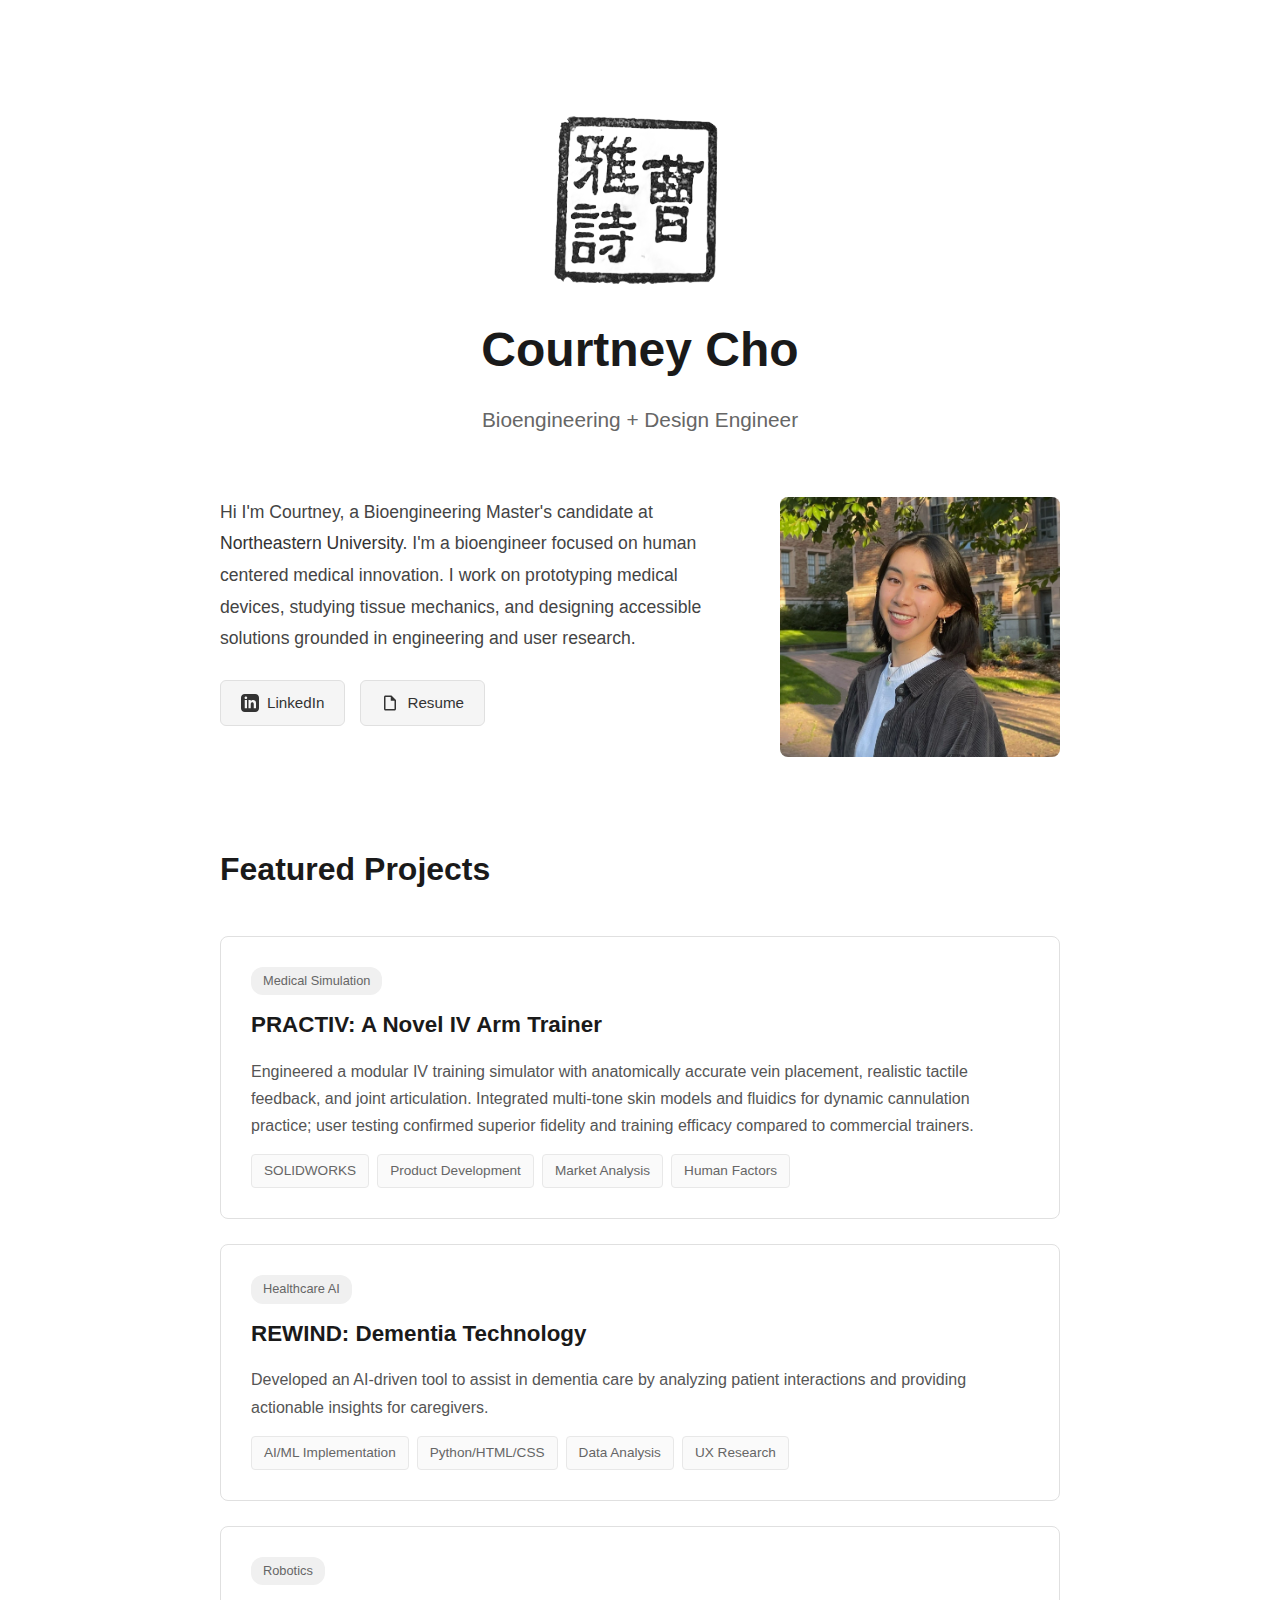
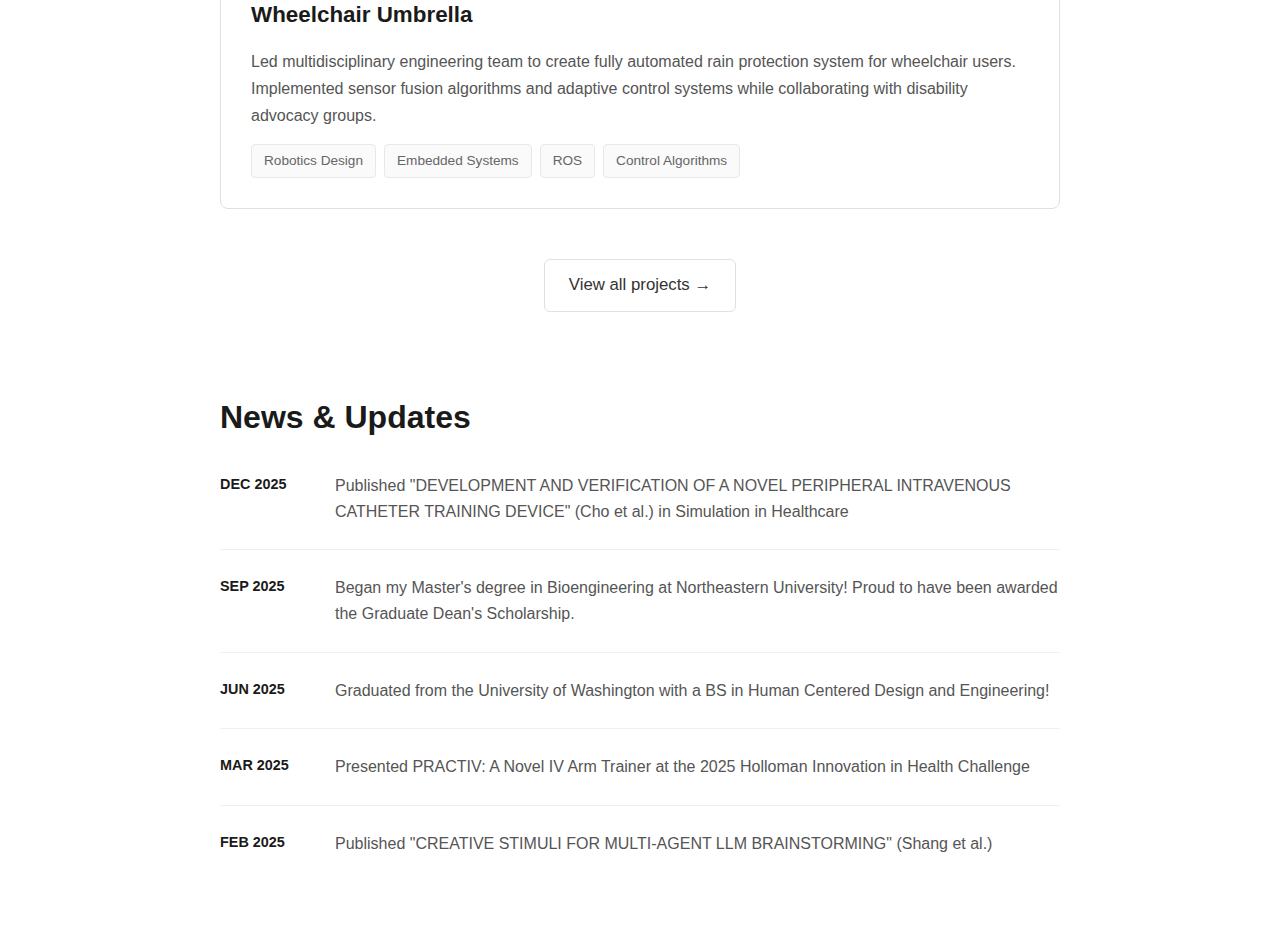
<file: index.html>
<!DOCTYPE html>
<html lang="en">
<head>
    <meta charset="UTF-8" />
    <meta name="viewport" content="width=device-width, initial-scale=1.0" />
    <title>Courtney Cho's Portfolio</title>
    <link rel="stylesheet" href="index.css" />
    <link rel="icon" type="image/png" href="url-logo.png">
</head>

<body>
    <div class="container">
        <!-- Hero Section -->
        <header class="hero">
            <img src="logo.png" alt="Name" class="logo-image">
            <h1>Courtney Cho</h1>
            <p class="subtitle">Bioengineering + Design Engineer</p>
        </header>

        <!-- About Section with Image -->
        <div class="intro-section">
            <section class="bio">
                <p>
                    Hi I'm Courtney, a Bioengineering Master's candidate at <a href="https://bioe.northeastern.edu/" class="hyper-link">Northeastern University</a>.
                    I'm a bioengineer focused on human centered medical innovation. I work on prototyping medical devices, studying 
                    tissue mechanics, and designing accessible solutions grounded in 
                    engineering and user research.
                </p>

                <div class="links">
                    <a href="https://www.linkedin.com/in/courtneyncho/" target="_blank" class="link-button">
                        <svg width="18" height="18" viewBox="0 0 24 24" fill="currentColor">
                            <path d="M19 0h-14c-2.761 0-5 2.239-5 5v14c0 2.761 2.239 5 5 5h14c2.762 0 5-2.239 5-5v-14c0-2.761-2.238-5-5-5zm-11 19h-3v-11h3v11zm-1.5-12.268c-.966 0-1.75-.79-1.75-1.764s.784-1.764 1.75-1.764 1.75.79 1.75 1.764-.783 1.764-1.75 1.764zm13.5 12.268h-3v-5.604c0-3.368-4-3.113-4 0v5.604h-3v-11h3v1.765c1.396-2.586 7-2.777 7 2.476v6.759z"/>
                        </svg>
                        LinkedIn
                    </a>
                    <a href="https://drive.google.com/file/d/1MQVvFm0LJjoefpik14E7QEW3tHXfQ7ur/view?usp=sharing" target="_blank" class="link-button">
                        <svg width="18" height="18" viewBox="0 0 24 24" fill="currentColor">
                            <path d="M14 2H6c-1.1 0-2 .9-2 2v16c0 1.1.9 2 2 2h12c1.1 0 2-.9 2-2V8l-6-6zM6 20V4h7v5h5v11H6z"/>
                        </svg>
                        Resume
                    </a>
                </div>
            </section>

            <div class="profile-image">
                <img src="profile.JPG" alt="Courtney Cho">
            </div>
        </div>

        <!-- Projects Section -->
        <section class="projects-section">
            <h2>Featured Projects</h2>
            
            <div class="projects">
                <a href="test.html" class="project-card">
                    <div class="project-header">
                        <span class="project-tag">Medical Simulation</span>
                        <h3>PRACTIV: A Novel IV Arm Trainer</h3>
                    </div>
                    <p class="project-description">
                        Engineered a modular IV training simulator with anatomically accurate vein placement, 
                        realistic tactile feedback, and joint articulation. Integrated multi-tone skin models 
                        and fluidics for dynamic cannulation practice; user testing confirmed superior fidelity 
                        and training efficacy compared to commercial trainers.
                    </p>
                    <div class="project-skills">
                        <span>SOLIDWORKS</span>
                        <span>Product Development</span>
                        <span>Market Analysis</span>
                        <span>Human Factors</span>
                    </div>
                </a>

                <a href="dementia-journal.html" class="project-card">
                    <div class="project-header">
                        <span class="project-tag">Healthcare AI</span>
                        <h3>REWIND: Dementia Technology</h3>
                    </div>
                    <p class="project-description">
                        Developed an AI-driven tool to assist in dementia care by analyzing patient 
                        interactions and providing actionable insights for caregivers.
                    </p>
                    <div class="project-skills">
                        <span>AI/ML Implementation</span>
                        <span>Python/HTML/CSS</span>
                        <span>Data Analysis</span>
                        <span>UX Research</span>
                    </div>
                </a>
                
                <a href="wheelchair-umbrella.html" class="project-card">
                    <div class="project-header">
                        <span class="project-tag">Robotics</span>
                        <h3>Wheelchair Umbrella</h3>
                    </div>
                    <p class="project-description">
                        Led multidisciplinary engineering team to create fully automated rain protection 
                        system for wheelchair users. Implemented sensor fusion algorithms and adaptive 
                        control systems while collaborating with disability advocacy groups.
                    </p>
                    <div class="project-skills">
                        <span>Robotics Design</span>
                        <span>Embedded Systems</span>
                        <span>ROS</span>
                        <span>Control Algorithms</span>
                    </div>
                </a>
            </div>
            
            <div class="more-projects">
                <a href="all-projects.html">View all projects →</a>
            </div>
        </section>

        <!-- News Section -->
        <section class="news-section">
            <h2>News & Updates</h2>
            <ul class="news">
                <li>
                    <span class="news-date">DEC 2025</span>
                    <span class="news-content">Published "DEVELOPMENT AND VERIFICATION OF A NOVEL PERIPHERAL INTRAVENOUS CATHETER TRAINING DEVICE" (Cho et al.) in Simulation in Healthcare</span>
                </li>
                <li>
                    <span class="news-date">SEP 2025</span>
                    <span class="news-content">Began my Master's degree in Bioengineering at Northeastern University! Proud to have been awarded the Graduate Dean's Scholarship.</span>
                </li>
                <li>
                    <span class="news-date">JUN 2025</span>
                    <span class="news-content">Graduated from the University of Washington with a BS in Human Centered Design and Engineering!</span>
                </li>
                <li>
                    <span class="news-date">MAR 2025</span>
                    <span class="news-content">Presented PRACTIV: A Novel IV Arm Trainer at the 2025 Holloman Innovation in Health Challenge</span>
                </li>
                <li>
                    <span class="news-date">FEB 2025</span>
                    <span class="news-content">Published "CREATIVE STIMULI FOR MULTI-AGENT LLM BRAINSTORMING" (Shang et al.)</span>
                </li>
            </ul>
        </section>
    </div>
</body>
</html>
</file>
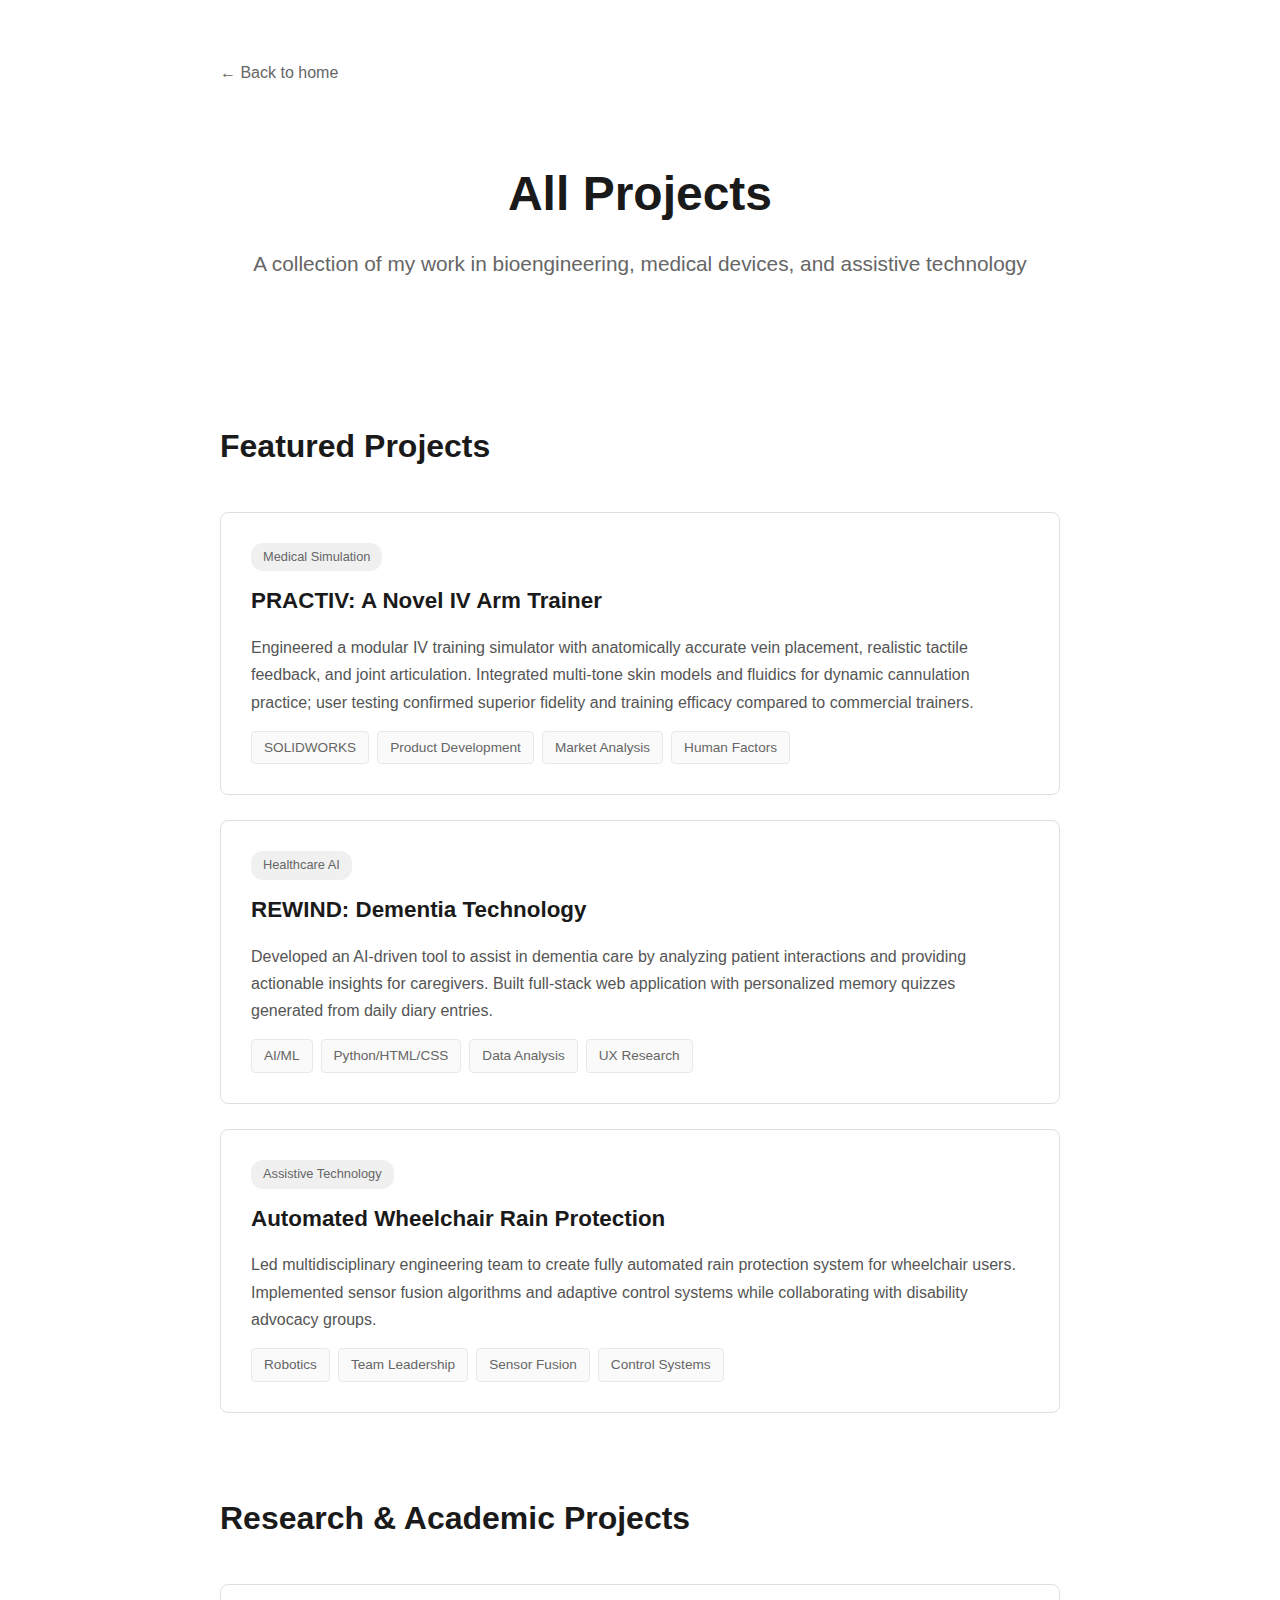
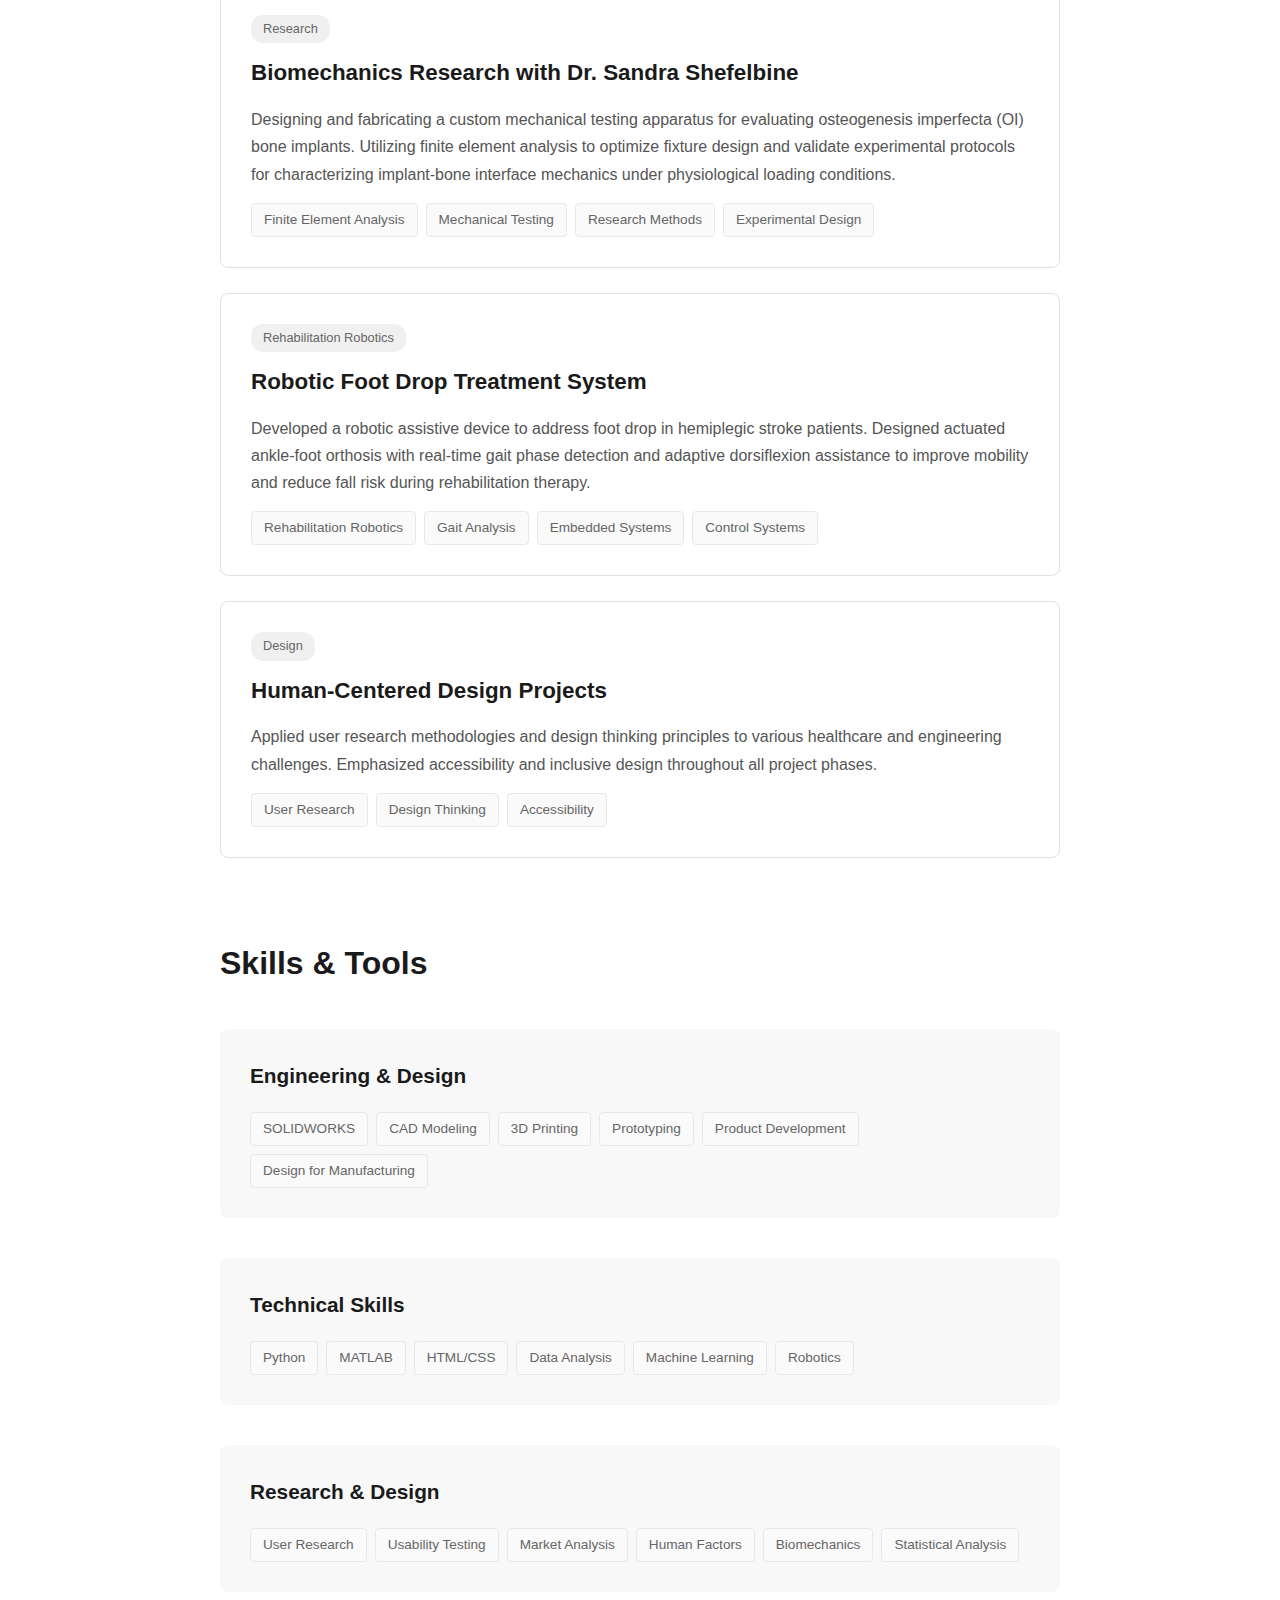
<file: all-projects.html>
<!DOCTYPE html>
<html lang="en">
<head>
    <meta charset="UTF-8">
    <meta name="viewport" content="width=device-width, initial-scale=1.0">
    <title>All Projects - Courtney Cho</title>
    <link rel="stylesheet" href="index.css">
</head>

<body>
    <div class="container">
        <a href="index.html" class="back-link">← Back to home</a>
        
        <header class="hero">
            <h1>All Projects</h1>
            <p class="subtitle">A collection of my work in bioengineering, medical devices, and assistive technology</p>
        </header>

        <!-- Featured Projects -->
        <section class="projects-section">
            <h2>Featured Projects</h2>
            
            <div class="projects">
                <a href="test.html" class="project-card">
                    <div class="project-header">
                        <span class="project-tag">Medical Simulation</span>
                        <h3>PRACTIV: A Novel IV Arm Trainer</h3>
                    </div>
                    <p class="project-description">
                        Engineered a modular IV training simulator with anatomically accurate vein placement, 
                        realistic tactile feedback, and joint articulation. Integrated multi-tone skin models 
                        and fluidics for dynamic cannulation practice; user testing confirmed superior fidelity 
                        and training efficacy compared to commercial trainers.
                    </p>
                    <div class="project-skills">
                        <span>SOLIDWORKS</span>
                        <span>Product Development</span>
                        <span>Market Analysis</span>
                        <span>Human Factors</span>
                    </div>
                </a>

                <a href="dementia-journal.html" class="project-card">
                    <div class="project-header">
                        <span class="project-tag">Healthcare AI</span>
                        <h3>REWIND: Dementia Technology</h3>
                    </div>
                    <p class="project-description">
                        Developed an AI-driven tool to assist in dementia care by analyzing patient 
                        interactions and providing actionable insights for caregivers. Built full-stack 
                        web application with personalized memory quizzes generated from daily diary entries.
                    </p>
                    <div class="project-skills">
                        <span>AI/ML</span>
                        <span>Python/HTML/CSS</span>
                        <span>Data Analysis</span>
                        <span>UX Research</span>
                    </div>
                </a>
                
                <a href="wheelchair-umbrella.html" class="project-card">
                    <div class="project-header">
                        <span class="project-tag">Assistive Technology</span>
                        <h3>Automated Wheelchair Rain Protection</h3>
                    </div>
                    <p class="project-description">
                        Led multidisciplinary engineering team to create fully automated rain protection 
                        system for wheelchair users. Implemented sensor fusion algorithms and adaptive 
                        control systems while collaborating with disability advocacy groups.
                    </p>
                    <div class="project-skills">
                        <span>Robotics</span>
                        <span>Team Leadership</span>
                        <span>Sensor Fusion</span>
                        <span>Control Systems</span>
                    </div>
                </a>
            </div>
        </section>

        <!-- Additional Projects -->
        <section class="projects-section">
            <h2>Research & Academic Projects</h2>
            
            <div class="projects">
                <div class="project-card">
                    <div class="project-header">
                        <span class="project-tag">Research</span>
                        <h3>Biomechanics Research with Dr. Sandra Shefelbine</h3>
                    </div>
                    <p class="project-description">
                        Designing and fabricating a custom mechanical testing apparatus for evaluating 
                        osteogenesis imperfecta (OI) bone implants. Utilizing finite element analysis 
                        to optimize fixture design and validate experimental protocols for characterizing 
                        implant-bone interface mechanics under physiological loading conditions.
                    </p>
                    <div class="project-skills">
                        <span>Finite Element Analysis</span>
                        <span>Mechanical Testing</span>
                        <span>Research Methods</span>
                        <span>Experimental Design</span>
                    </div>
                </div>

                <div class="project-card">
                    <div class="project-header">
                        <span class="project-tag">Rehabilitation Robotics</span>
                        <h3>Robotic Foot Drop Treatment System</h3>
                    </div>
                    <p class="project-description">
                        Developed a robotic assistive device to address foot drop in hemiplegic stroke patients. Designed actuated ankle-foot orthosis with real-time gait phase detection and adaptive dorsiflexion assistance to improve mobility and reduce fall risk during rehabilitation therapy.
                    </p>
                    <div class="project-skills">
                        <span>Rehabilitation Robotics</span>
                        <span>Gait Analysis</span>
                        <span>Embedded Systems</span>
                        <span>Control Systems</span>
                    </div>
                </div>

                <div class="project-card">
                    <div class="project-header">
                        <span class="project-tag">Design</span>
                        <h3>Human-Centered Design Projects</h3>
                    </div>
                    <p class="project-description">
                        Applied user research methodologies and design thinking principles to various 
                        healthcare and engineering challenges. Emphasized accessibility and inclusive 
                        design throughout all project phases.
                    </p>
                    <div class="project-skills">
                        <span>User Research</span>
                        <span>Design Thinking</span>
                        <span>Accessibility</span>
                    </div>
                </div>
            </div>
        </section>

        <!-- Course Projects or Other Work -->
        <section class="projects-section">
            <h2>Skills & Tools</h2>
            
            <div class="skills-showcase">
                <div class="skill-category">
                    <h3>Engineering & Design</h3>
                    <div class="project-skills">
                        <span>SOLIDWORKS</span>
                        <span>CAD Modeling</span>
                        <span>3D Printing</span>
                        <span>Prototyping</span>
                        <span>Product Development</span>
                        <span>Design for Manufacturing</span>
                    </div>
                </div>

                <div class="skill-category">
                    <h3>Technical Skills</h3>
                    <div class="project-skills">
                        <span>Python</span>
                        <span>MATLAB</span>
                        <span>HTML/CSS</span>
                        <span>Data Analysis</span>
                        <span>Machine Learning</span>
                        <span>Robotics</span>
                    </div>
                </div>

                <div class="skill-category">
                    <h3>Research & Design</h3>
                    <div class="project-skills">
                        <span>User Research</span>
                        <span>Usability Testing</span>
                        <span>Market Analysis</span>
                        <span>Human Factors</span>
                        <span>Biomechanics</span>
                        <span>Statistical Analysis</span>
                    </div>
                </div>
            </div>
        </section>

    </div>
</body>
</html>
</file>
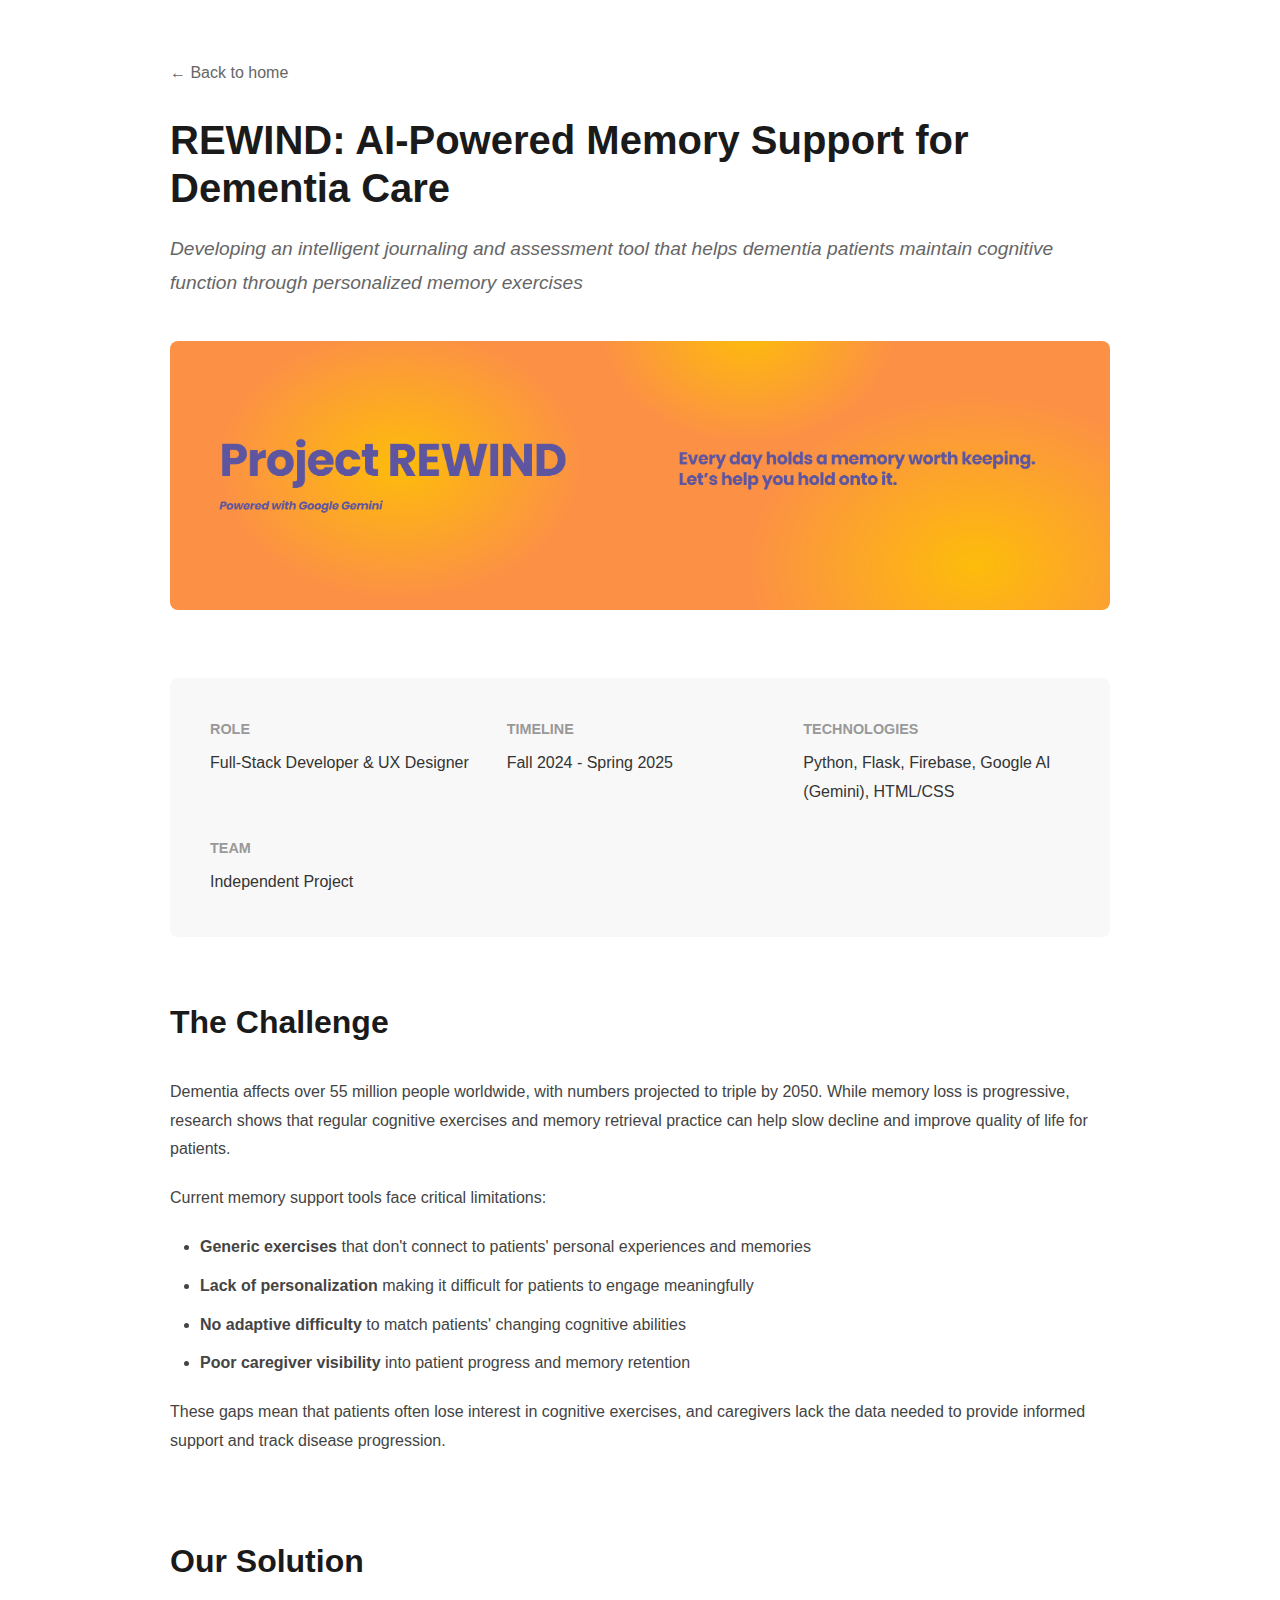
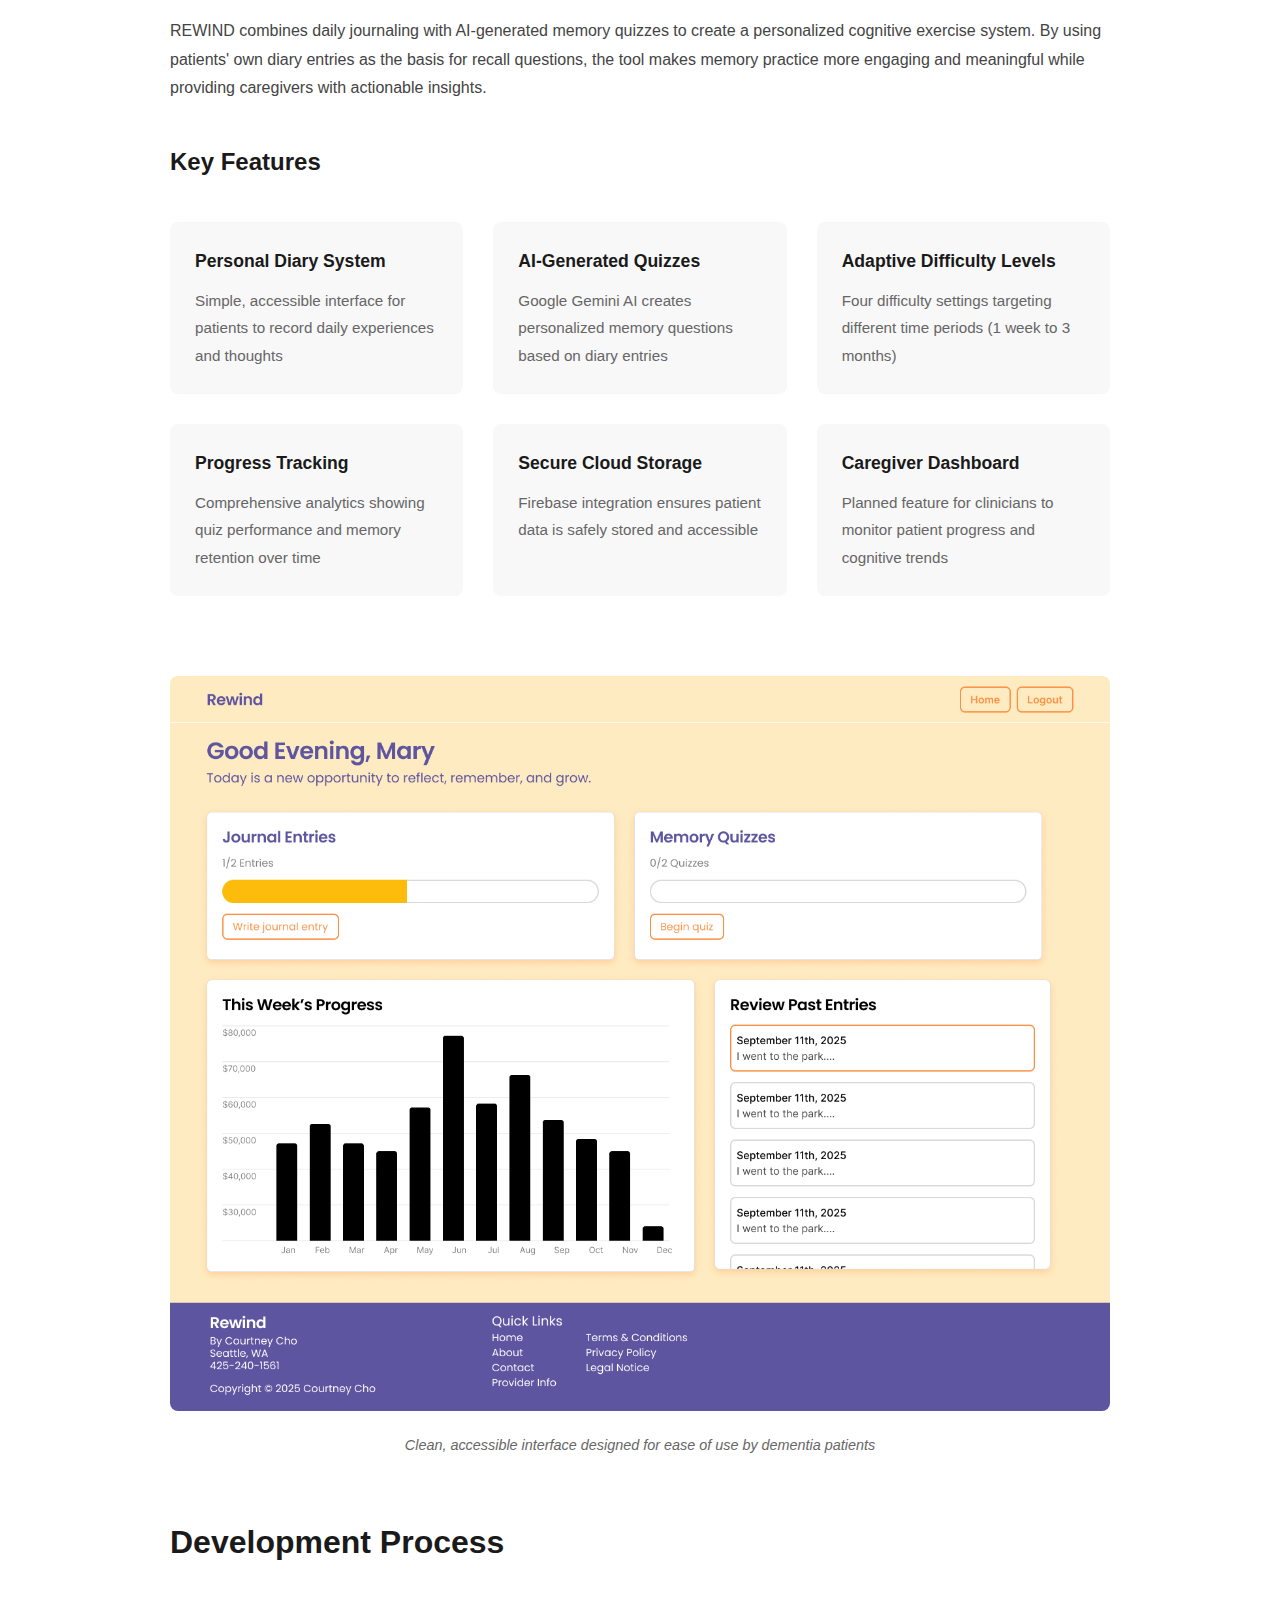
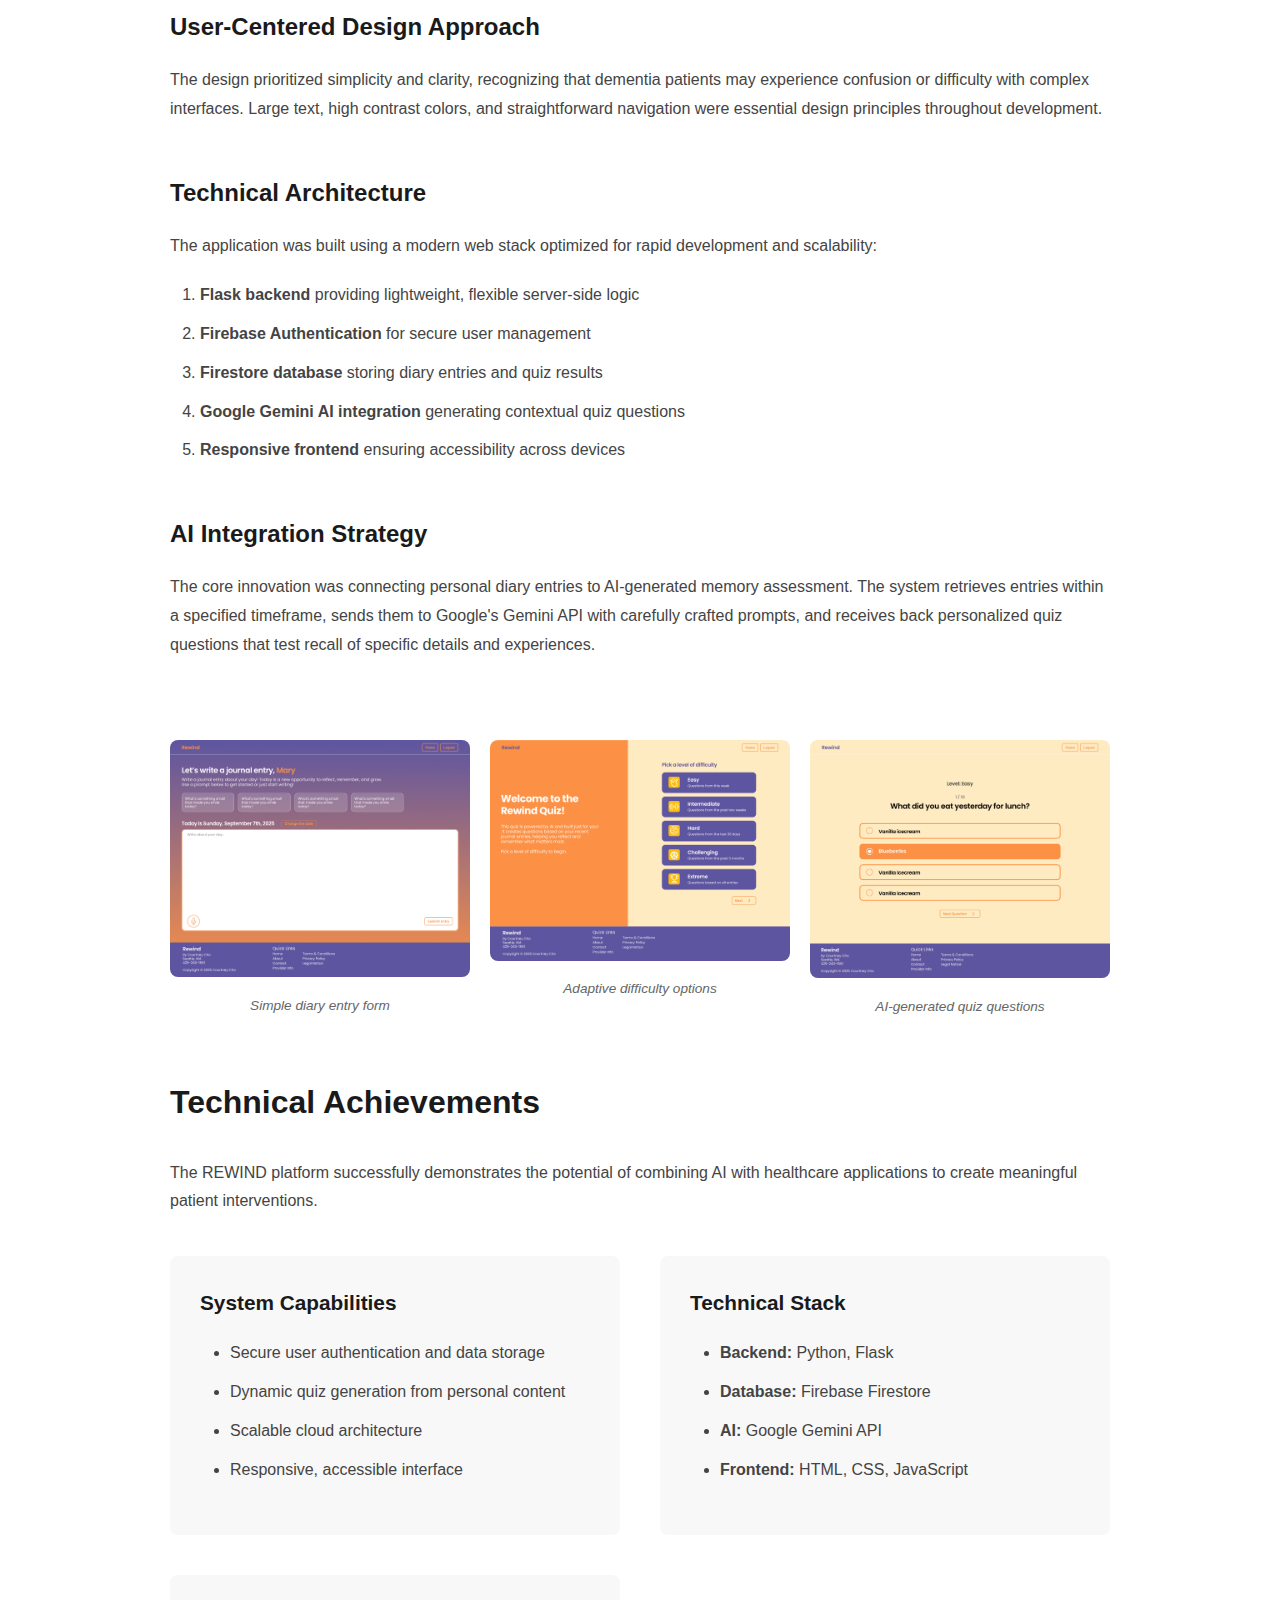
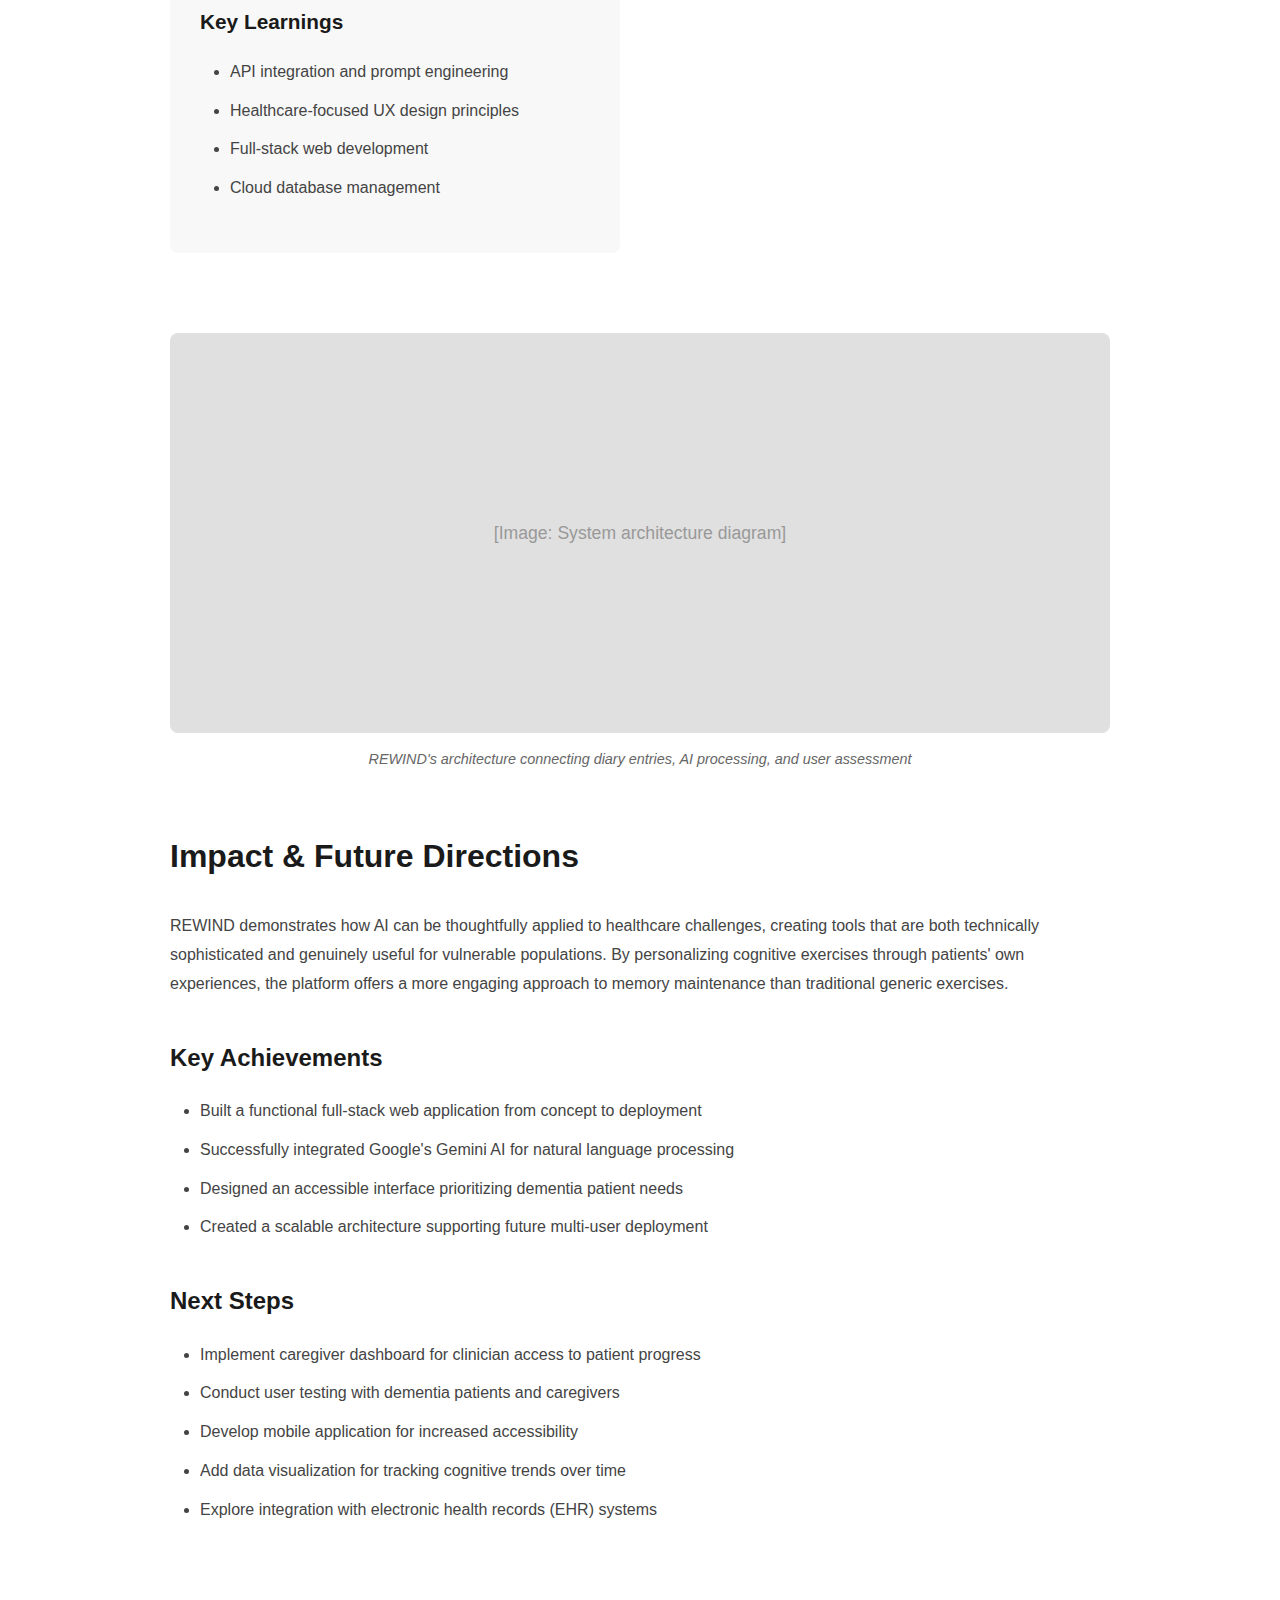
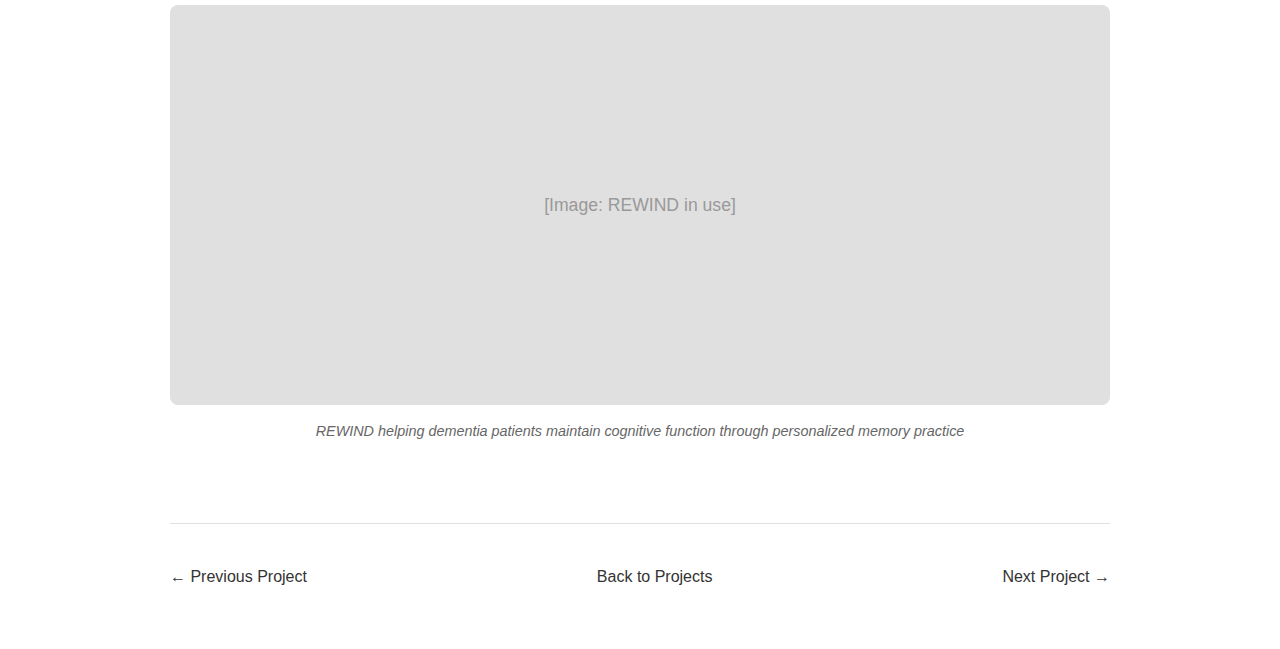
<file: dementia-journal.html>
<!DOCTYPE html>
<html lang="en">
<head>
    <meta charset="UTF-8">
    <meta name="viewport" content="width=device-width, initial-scale=1.0">
    <title>REWIND Case Study - Courtney Cho</title>
    <link rel="stylesheet" href="casestudy.css">
</head>

<body>
    <div class="container">
        <a href="index.html" class="back-link">← Back to home</a>
        
        <section class="hero">
            <h1>REWIND: AI-Powered Memory Support for Dementia Care</h1>
            <p class="subtitle">Developing an intelligent journaling and assessment tool that helps dementia patients maintain cognitive function through personalized memory exercises</p>
            <div class="hero-image">
                <img src="rewind-hero.png" alt="REWIND Application">
            </div>
        </section>

        <section class="project-details">
            <div class="detail-grid">
                <div class="detail-item">
                    <h4>Role</h4>
                    <p>Full-Stack Developer & UX Designer</p>
                </div>
                <div class="detail-item">
                    <h4>Timeline</h4>
                    <p>Fall 2024 - Spring 2025</p>
                </div>
                <div class="detail-item">
                    <h4>Technologies</h4>
                    <p>Python, Flask, Firebase, Google AI (Gemini), HTML/CSS</p>
                </div>
                <div class="detail-item">
                    <h4>Team</h4>
                    <p>Independent Project</p>
                </div>
            </div>
        </section>

        <section class="challenge">
            <h2>The Challenge</h2>
            <p>
                Dementia affects over 55 million people worldwide, with numbers projected to triple by 2050. 
                While memory loss is progressive, research shows that regular cognitive exercises and memory 
                retrieval practice can help slow decline and improve quality of life for patients.
            </p>
            <p>
                Current memory support tools face critical limitations:
            </p>
            <ul>
                <li><strong>Generic exercises</strong> that don't connect to patients' personal experiences and memories</li>
                <li><strong>Lack of personalization</strong> making it difficult for patients to engage meaningfully</li>
                <li><strong>No adaptive difficulty</strong> to match patients' changing cognitive abilities</li>
                <li><strong>Poor caregiver visibility</strong> into patient progress and memory retention</li>
            </ul>
            <p>
                These gaps mean that patients often lose interest in cognitive exercises, and caregivers lack 
                the data needed to provide informed support and track disease progression.
            </p>
        </section>

        <section class="solution">
            <h2>Our Solution</h2>
            <p>
                REWIND combines daily journaling with AI-generated memory quizzes to create a personalized 
                cognitive exercise system. By using patients' own diary entries as the basis for recall 
                questions, the tool makes memory practice more engaging and meaningful while providing 
                caregivers with actionable insights.
            </p>
            
            <h3>Key Features</h3>
            <div class="features-grid">
                <div class="feature">
                    <h4>Personal Diary System</h4>
                    <p>Simple, accessible interface for patients to record daily experiences and thoughts</p>
                </div>
                <div class="feature">
                    <h4>AI-Generated Quizzes</h4>
                    <p>Google Gemini AI creates personalized memory questions based on diary entries</p>
                </div>
                <div class="feature">
                    <h4>Adaptive Difficulty Levels</h4>
                    <p>Four difficulty settings targeting different time periods (1 week to 3 months)</p>
                </div>
                <div class="feature">
                    <h4>Progress Tracking</h4>
                    <p>Comprehensive analytics showing quiz performance and memory retention over time</p>
                </div>
                <div class="feature">
                    <h4>Secure Cloud Storage</h4>
                    <p>Firebase integration ensures patient data is safely stored and accessible</p>
                </div>
                <div class="feature">
                    <h4>Caregiver Dashboard</h4>
                    <p>Planned feature for clinicians to monitor patient progress and cognitive trends</p>
                </div>
            </div>
        </section>

        <div class="image-full">
            <img src="dashboard.png" alt="Dashboard prototype">
            <p class="caption">Clean, accessible interface designed for ease of use by dementia patients</p>
        </div>

        <section class="process">
            <h2>Development Process</h2>
            
            <div class="process-section">
                <h3>User-Centered Design Approach</h3>
                <p>
                    The design prioritized simplicity and clarity, recognizing that dementia patients may 
                    experience confusion or difficulty with complex interfaces. Large text, high contrast 
                    colors, and straightforward navigation were essential design principles throughout 
                    development.
                </p>
            </div>

            <div class="process-section">
                <h3>Technical Architecture</h3>
                <p>The application was built using a modern web stack optimized for rapid development and scalability:</p>
                <ol>
                    <li><strong>Flask backend</strong> providing lightweight, flexible server-side logic</li>
                    <li><strong>Firebase Authentication</strong> for secure user management</li>
                    <li><strong>Firestore database</strong> storing diary entries and quiz results</li>
                    <li><strong>Google Gemini AI integration</strong> generating contextual quiz questions</li>
                    <li><strong>Responsive frontend</strong> ensuring accessibility across devices</li>
                </ol>
            </div>

            <div class="process-section">
                <h3>AI Integration Strategy</h3>
                <p>
                    The core innovation was connecting personal diary entries to AI-generated memory assessment. 
                    The system retrieves entries within a specified timeframe, sends them to Google's Gemini API 
                    with carefully crafted prompts, and receives back personalized quiz questions that test recall 
                    of specific details and experiences.
                </p>
            </div>
        </section>

        <div class="image-grid">
            <div class="grid-item">
                <img src="diary.png" alt="Early prototype">
                <p class="caption">Simple diary entry form</p>
            </div>
            <div class="grid-item">
                <img src="difficulty.png" alt="Difficult selection">
                <p class="caption">Adaptive difficulty options</p>
            </div>
            <div class="grid-item">
                <img src="question.png" alt="AI prototype">
                <p class="caption">AI-generated quiz questions</p>
            </div>
            
        </div>

        <section class="results">
            <h2>Technical Achievements</h2>
            <p>
                The REWIND platform successfully demonstrates the potential of combining AI with healthcare 
                applications to create meaningful patient interventions.
            </p>

            <div class="results-grid">
                <div class="result-item">
                    <h3>System Capabilities</h3>
                    <ul>
                        <li>Secure user authentication and data storage</li>
                        <li>Dynamic quiz generation from personal content</li>
                        <li>Scalable cloud architecture</li>
                        <li>Responsive, accessible interface</li>
                    </ul>
                </div>

                <div class="result-item">
                    <h3>Technical Stack</h3>
                    <ul>
                        <li><strong>Backend:</strong> Python, Flask</li>
                        <li><strong>Database:</strong> Firebase Firestore</li>
                        <li><strong>AI:</strong> Google Gemini API</li>
                        <li><strong>Frontend:</strong> HTML, CSS, JavaScript</li>
                    </ul>
                </div>

                <div class="result-item">
                    <h3>Key Learnings</h3>
                    <ul>
                        <li>API integration and prompt engineering</li>
                        <li>Healthcare-focused UX design principles</li>
                        <li>Full-stack web development</li>
                        <li>Cloud database management</li>
                    </ul>
                </div>
            </div>
        </section>

        <div class="image-full">
            <div class="image-placeholder">[Image: System architecture diagram]</div>
            <p class="caption">REWIND's architecture connecting diary entries, AI processing, and user assessment</p>
        </div>

        <section class="impact">
            <h2>Impact & Future Directions</h2>
            <p>
                REWIND demonstrates how AI can be thoughtfully applied to healthcare challenges, creating 
                tools that are both technically sophisticated and genuinely useful for vulnerable populations. 
                By personalizing cognitive exercises through patients' own experiences, the platform offers 
                a more engaging approach to memory maintenance than traditional generic exercises.
            </p>

            <h3>Key Achievements</h3>
            <ul>
                <li>Built a functional full-stack web application from concept to deployment</li>
                <li>Successfully integrated Google's Gemini AI for natural language processing</li>
                <li>Designed an accessible interface prioritizing dementia patient needs</li>
                <li>Created a scalable architecture supporting future multi-user deployment</li>
            </ul>

            <h3>Next Steps</h3>
            <ul>
                <li>Implement caregiver dashboard for clinician access to patient progress</li>
                <li>Conduct user testing with dementia patients and caregivers</li>
                <li>Develop mobile application for increased accessibility</li>
                <li>Add data visualization for tracking cognitive trends over time</li>
                <li>Explore integration with electronic health records (EHR) systems</li>
            </ul>
        </section>

        <div class="image-full">
            <div class="image-placeholder">[Image: REWIND in use]</div>
            <p class="caption">REWIND helping dementia patients maintain cognitive function through personalized memory practice</p>
        </div>

        <div class="project-navigation">
            <a href="test.html" class="nav-link">← Previous Project</a>
            <a href="index.html" class="nav-link">Back to Projects</a>
            <a href="wheelchair-umbrella.html" class="nav-link">Next Project →</a>
        </div>

    </div>
</body>
</html>
</file>
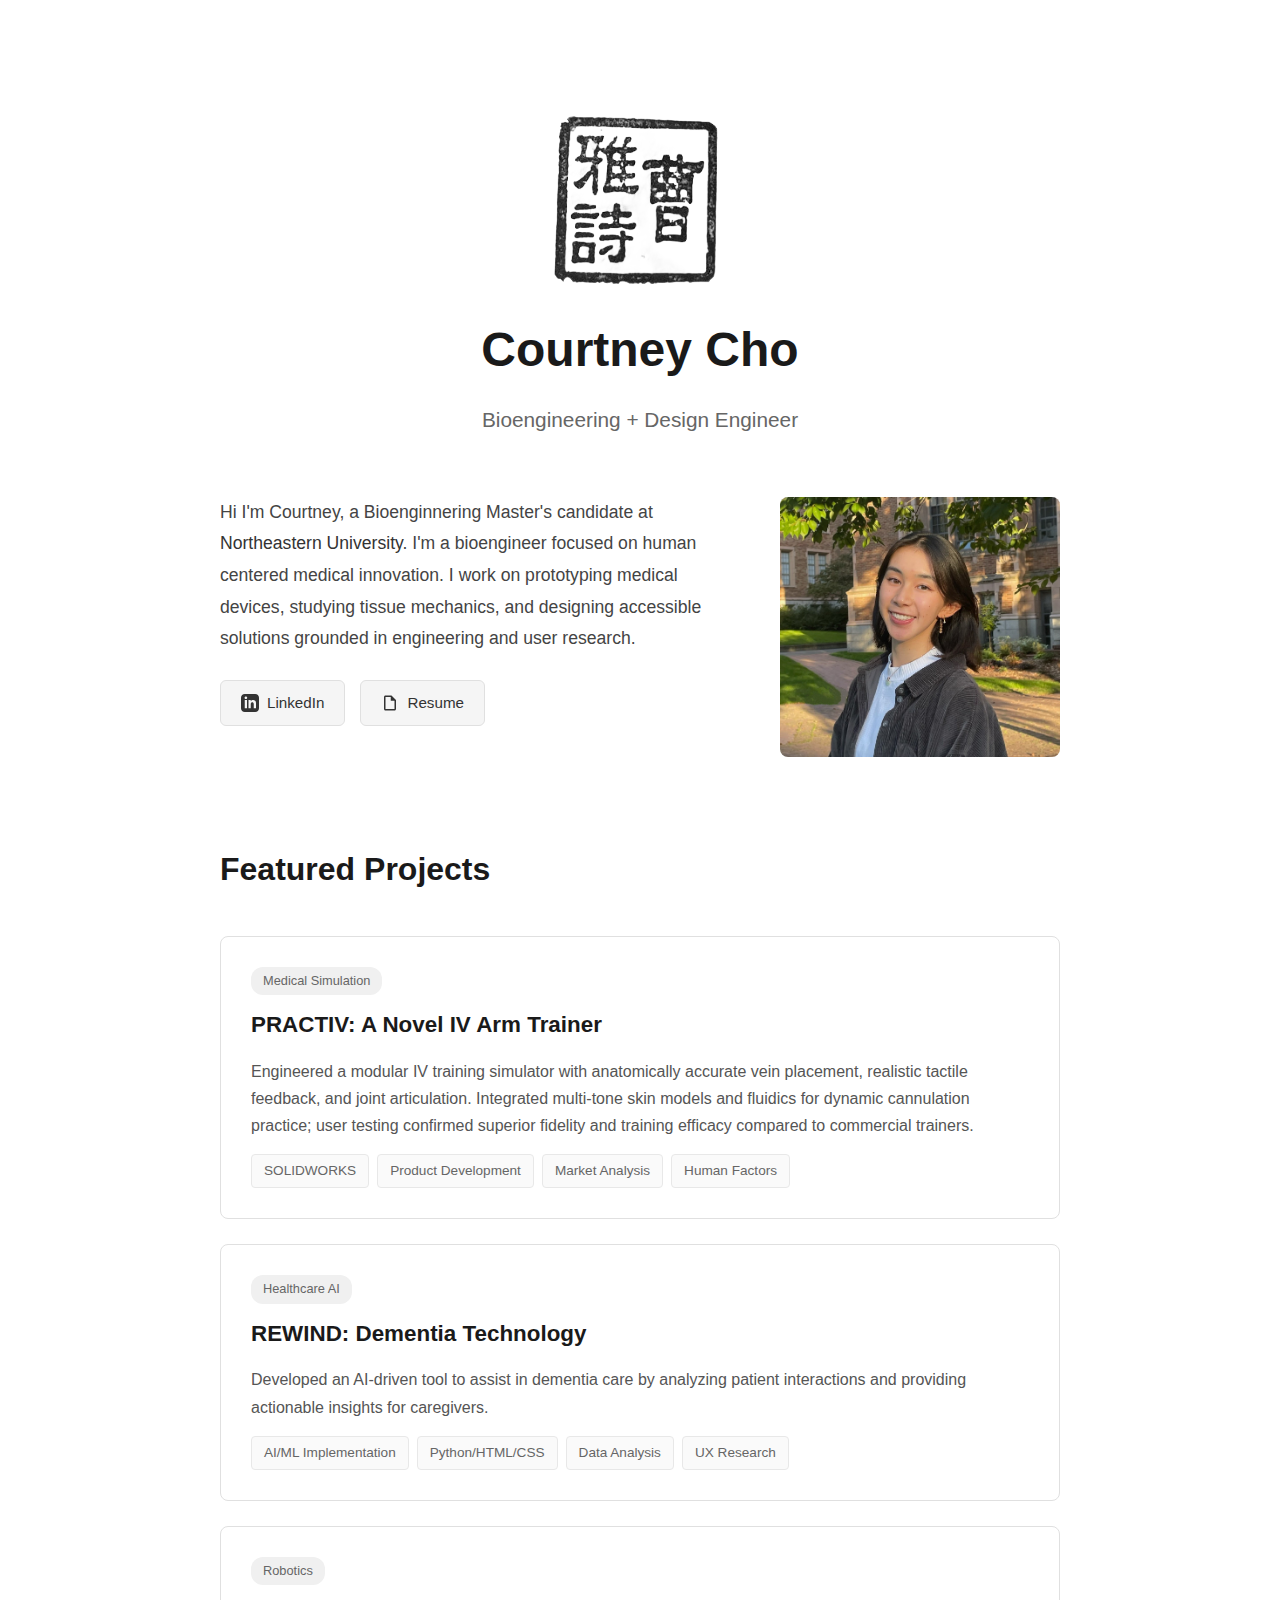
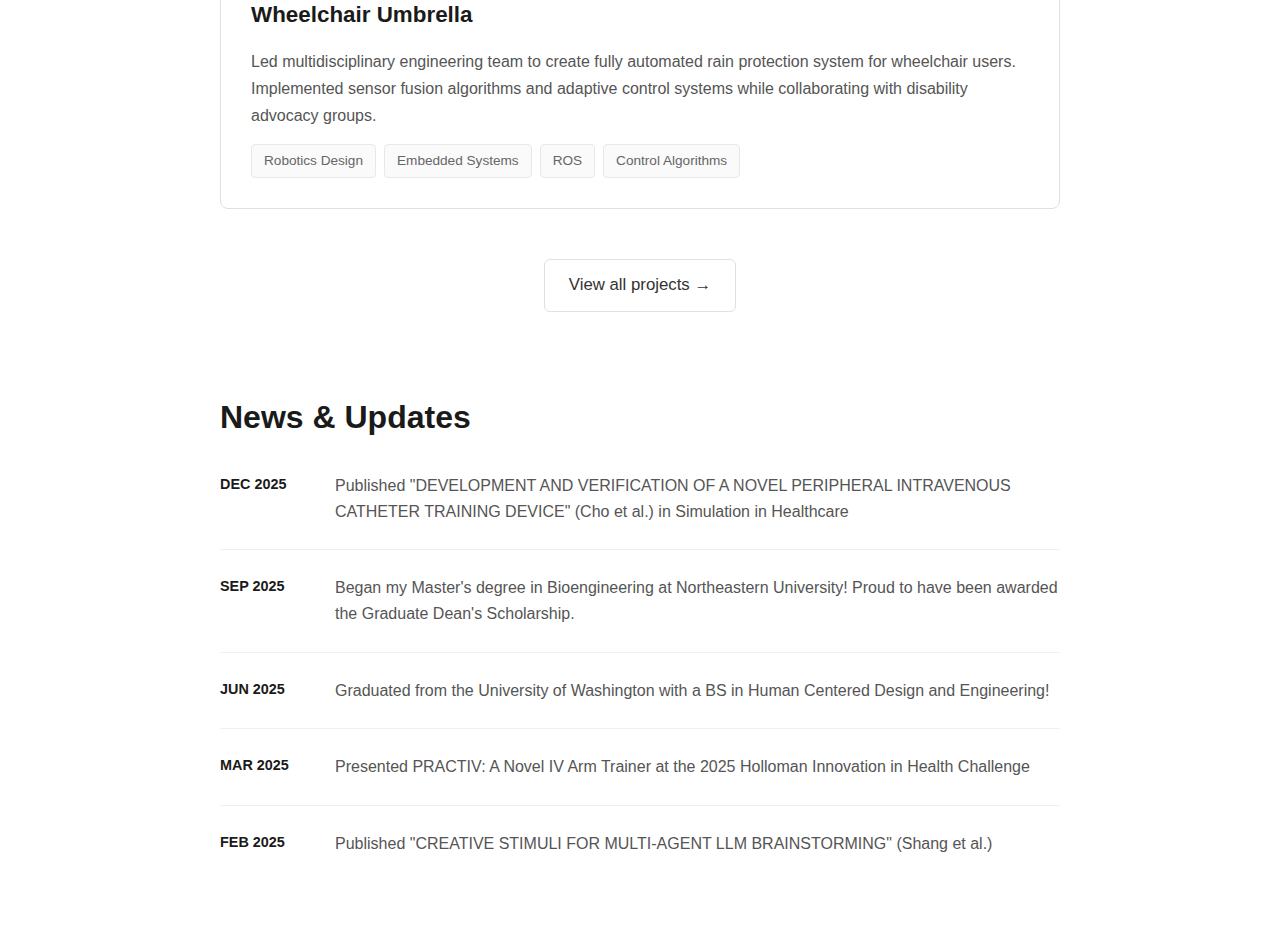
<file: home.html>
<!DOCTYPE html>
<html lang="en">
<head>
    <meta charset="UTF-8" />
    <meta name="viewport" content="width=device-width, initial-scale=1.0" />
    <title>Courtney Cho's Portfolio</title>
    <link rel="stylesheet" href="index.css" />
    <link rel="icon" type="image/png" href="logo.png">
</head>

<body>
    <div class="container">
        <!-- Hero Section -->
        <header class="hero">
            <img src="logo.png" alt="Name" class="logo-image">
            <h1>Courtney Cho</h1>
            <p class="subtitle">Bioengineering + Design Engineer</p>
        </header>

        <!-- About Section with Image -->
        <div class="intro-section">
            <section class="bio">
                <p>
                    Hi I'm Courtney, a Bioenginnering Master's candidate at <a href="https://bioe.northeastern.edu/" class="hyper-link">Northeastern University</a>.
                    I'm a bioengineer focused on human centered medical innovation. I work on prototyping medical devices, studying 
                    tissue mechanics, and designing accessible solutions grounded in 
                    engineering and user research.
                </p>

                <div class="links">
                    <a href="https://www.linkedin.com/in/courtneyncho/" target="_blank" class="link-button">
                        <svg width="18" height="18" viewBox="0 0 24 24" fill="currentColor">
                            <path d="M19 0h-14c-2.761 0-5 2.239-5 5v14c0 2.761 2.239 5 5 5h14c2.762 0 5-2.239 5-5v-14c0-2.761-2.238-5-5-5zm-11 19h-3v-11h3v11zm-1.5-12.268c-.966 0-1.75-.79-1.75-1.764s.784-1.764 1.75-1.764 1.75.79 1.75 1.764-.783 1.764-1.75 1.764zm13.5 12.268h-3v-5.604c0-3.368-4-3.113-4 0v5.604h-3v-11h3v1.765c1.396-2.586 7-2.777 7 2.476v6.759z"/>
                        </svg>
                        LinkedIn
                    </a>
                    <a href="https://drive.google.com/file/d/1MQVvFm0LJjoefpik14E7QEW3tHXfQ7ur/view?usp=sharing" target="_blank" class="link-button">
                        <svg width="18" height="18" viewBox="0 0 24 24" fill="currentColor">
                            <path d="M14 2H6c-1.1 0-2 .9-2 2v16c0 1.1.9 2 2 2h12c1.1 0 2-.9 2-2V8l-6-6zM6 20V4h7v5h5v11H6z"/>
                        </svg>
                        Resume
                    </a>
                </div>
            </section>

            <div class="profile-image">
                <img src="profile.JPG" alt="Courtney Cho">
            </div>
        </div>

        <!-- Projects Section -->
        <section class="projects-section">
            <h2>Featured Projects</h2>
            
            <div class="projects">
                <a href="test.html" class="project-card">
                    <div class="project-header">
                        <span class="project-tag">Medical Simulation</span>
                        <h3>PRACTIV: A Novel IV Arm Trainer</h3>
                    </div>
                    <p class="project-description">
                        Engineered a modular IV training simulator with anatomically accurate vein placement, 
                        realistic tactile feedback, and joint articulation. Integrated multi-tone skin models 
                        and fluidics for dynamic cannulation practice; user testing confirmed superior fidelity 
                        and training efficacy compared to commercial trainers.
                    </p>
                    <div class="project-skills">
                        <span>SOLIDWORKS</span>
                        <span>Product Development</span>
                        <span>Market Analysis</span>
                        <span>Human Factors</span>
                    </div>
                </a>

                <a href="dementia-journal.html" class="project-card">
                    <div class="project-header">
                        <span class="project-tag">Healthcare AI</span>
                        <h3>REWIND: Dementia Technology</h3>
                    </div>
                    <p class="project-description">
                        Developed an AI-driven tool to assist in dementia care by analyzing patient 
                        interactions and providing actionable insights for caregivers.
                    </p>
                    <div class="project-skills">
                        <span>AI/ML Implementation</span>
                        <span>Python/HTML/CSS</span>
                        <span>Data Analysis</span>
                        <span>UX Research</span>
                    </div>
                </a>
                
                <a href="wheelchair-umbrella.html" class="project-card">
                    <div class="project-header">
                        <span class="project-tag">Robotics</span>
                        <h3>Wheelchair Umbrella</h3>
                    </div>
                    <p class="project-description">
                        Led multidisciplinary engineering team to create fully automated rain protection 
                        system for wheelchair users. Implemented sensor fusion algorithms and adaptive 
                        control systems while collaborating with disability advocacy groups.
                    </p>
                    <div class="project-skills">
                        <span>Robotics Design</span>
                        <span>Embedded Systems</span>
                        <span>ROS</span>
                        <span>Control Algorithms</span>
                    </div>
                </a>
            </div>
            
            <div class="more-projects">
                <a href="all-projects.html">View all projects →</a>
            </div>
        </section>

        <!-- News Section -->
        <section class="news-section">
            <h2>News & Updates</h2>
            <ul class="news">
                <li>
                    <span class="news-date">DEC 2025</span>
                    <span class="news-content">Published "DEVELOPMENT AND VERIFICATION OF A NOVEL PERIPHERAL INTRAVENOUS CATHETER TRAINING DEVICE" (Cho et al.) in Simulation in Healthcare</span>
                </li>
                <li>
                    <span class="news-date">SEP 2025</span>
                    <span class="news-content">Began my Master's degree in Bioengineering at Northeastern University! Proud to have been awarded the Graduate Dean's Scholarship.</span>
                </li>
                <li>
                    <span class="news-date">JUN 2025</span>
                    <span class="news-content">Graduated from the University of Washington with a BS in Human Centered Design and Engineering!</span>
                </li>
                <li>
                    <span class="news-date">MAR 2025</span>
                    <span class="news-content">Presented PRACTIV: A Novel IV Arm Trainer at the 2025 Holloman Innovation in Health Challenge</span>
                </li>
                <li>
                    <span class="news-date">FEB 2025</span>
                    <span class="news-content">Published "CREATIVE STIMULI FOR MULTI-AGENT LLM BRAINSTORMING" (Shang et al.)</span>
                </li>
            </ul>
        </section>
    </div>
</body>
</html>
</file>
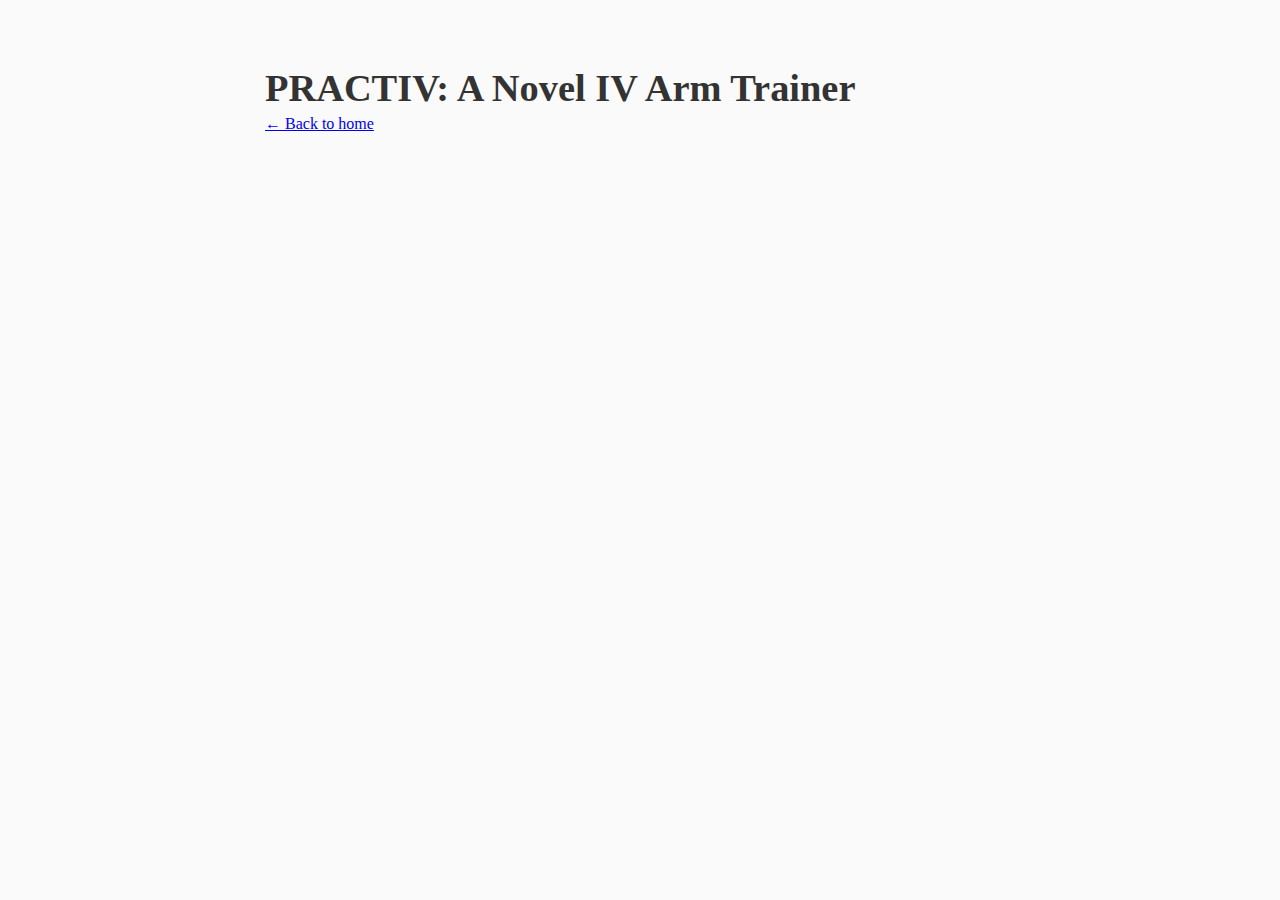
<file: PractIV.html>
<!DOCTYPE html>
<html lang="en">
<head>
    <meta charset="UTF-8">
    <meta name="viewport" content="width=device-width, initial-scale=1.0">
    <title>PRACTIV: A Novel IV Arm Trainer</title>
    <link rel="stylesheet" href="style.css">
</head>
<body>
    <div class="container">
        <h1>PRACTIV: A Novel IV Arm Trainer</h1>
        <!-- Add your project content here -->
        <a href="index.html">← Back to home</a>
    </div>
</body>
</html>
</file>
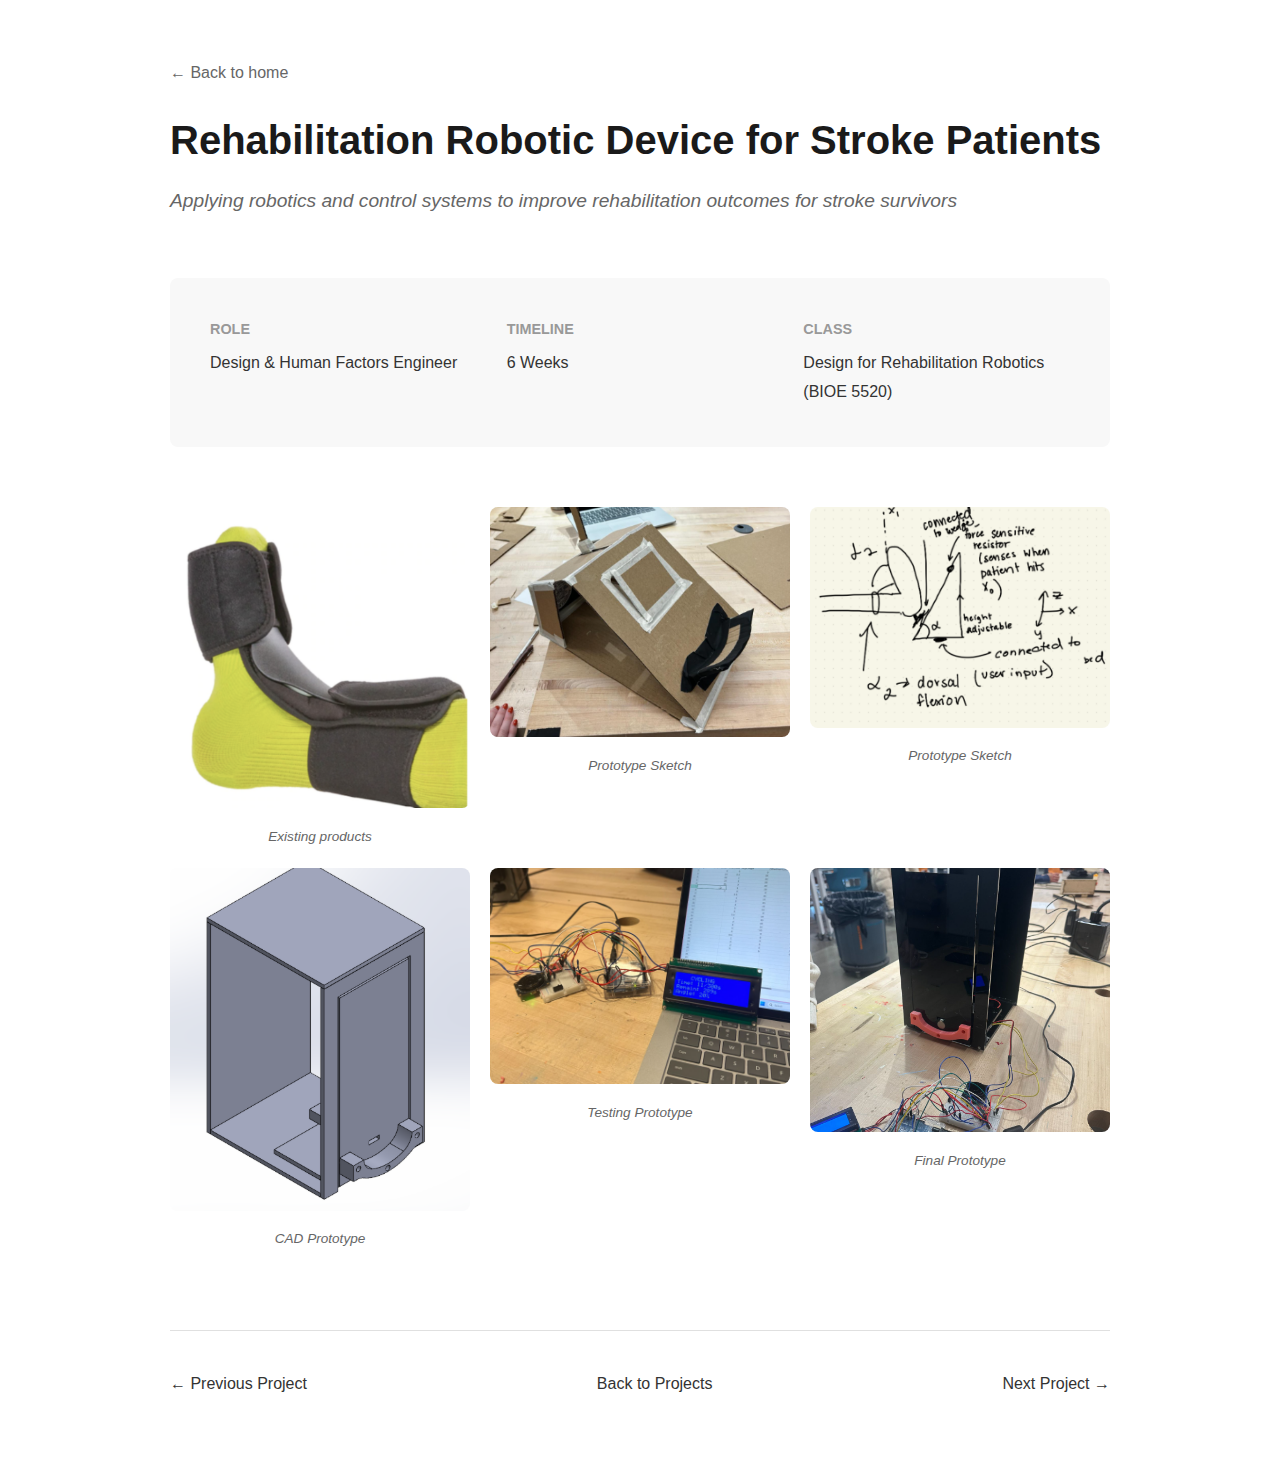
<file: robotic-stroke-device.html>
<!DOCTYPE html>
<html lang="en">
<head>
    <meta charset="UTF-8">
    <meta name="viewport" content="width=device-width, initial-scale=1.0">
    <title>Rehabilitation Robotic Device for Stroke Patients - Courtney Cho</title>
    <link rel="stylesheet" href="casestudy.css">
</head>

<body>
    <div class="container">
        <a href="index.html" class="back-link">← Back to home</a>
        
        <section class="hero">
            <h1>Rehabilitation Robotic Device for Stroke Patients</h1>
            <p class="subtitle">Applying robotics and control systems to improve rehabilitation outcomes for stroke survivors</p>
        </section>

                <section class="project-details">
            <div class="detail-grid">
                <div class="detail-item">
                    <h4>Role</h4>
                    <p>Design & Human Factors Engineer</p>
                </div>
                <div class="detail-item">
                    <h4>Timeline</h4>
                    <p>6 Weeks</p>
                </div>
                <div class="detail-item">
                    <h4>Class</h4>
                    <p>Design for Rehabilitation Robotics (BIOE 5520)</p>
                </div>
            </div>
        </section>


        <div class="image-grid">
            <div class="grid-item">
                <img src="foot-splint.png" alt="Existing products">
                <p class="caption">Existing products</p>
            </div>
            <div class="grid-item">
                <img src="cardboard-prototype.png" alt="Sketch">
                <p class="caption">Prototype Sketch</p>
            </div>
            <div class="grid-item">
                <img src="sketch.png" alt="Sketch">
                <p class="caption">Prototype Sketch</p>
            </div>
            <div class="grid-item">
                <img src="CAD-prototype.png" alt="CAD prototype">
                <p class="caption">CAD Prototype</p>
            </div>
            <div class="grid-item">
                <img src="testing-foot-drop.png" alt="Testing prototype">
                <p class="caption">Testing Prototype</p>
            </div>
            <div class="grid-item">
                <img src="final-prototype.png" alt="Final prototype">
                <p class="caption">Final Prototype</p>
            </div>
        </div>

       

        <div class="project-navigation">
            <a href="wheelchair-umbrella.html" class="nav-link">← Previous Project</a>
            <a href="index.html" class="nav-link">Back to Projects</a>
            <a href="test.html" class="nav-link">Next Project →</a>
        </div>

    </div>
</body>
</html>
</file>
<file: style.css>
body {
    font-family: Lato;
    margin: 0;
    padding: 0;
    background: #fafafa;
    color: #333;
}

.intro-section {
    display: flex;
    gap: 40px;
    align-items: flex-start;
    margin-bottom: 30px;
}

.profile-image {
    flex-shrink: 0;
    width: 300px;
}

.profile-image img {
    width: 100%;
    height: auto;
    border-radius: 8px;
}

@media (max-width: 768px) {
    .intro-section {
        flex-direction: column-reverse;
    }
    
    .profile-image {
        width: 100%;
        max-width: 300px;
    }
}

.container {
    max-width: 750px;
    margin: auto;
    padding: 40px 20px;
}

h1 {
    margin-bottom: 5px;
    font-size: 2.4rem;
}

.subtitle {
    color: #555;
    margin-bottom: 20px;
}

.bio {
    line-height: 1.6;
    margin-bottom: 30px;
    flex: 1;
}

.links a {
    margin-right: 15px;
    text-decoration: none;
    color: #0073e6;
    font-weight: bold;
}

.news li {
    margin: 10px 0;
    line-height: 1.4;
}
.projects {
    display: grid;
    gap: 20px;
    margin-bottom: 30px;
}

.project-card {
    padding: 25px;
    border: 1px solid #e0e0e0;
    border-radius: 8px;
    background-color: #fff;
}

.project-card h3 {
    font-size: 1.3rem;
    margin-bottom: 10px;
}

.project-card h3 a {
    color: #1a1a1a;
    text-decoration: none;
    transition: color 0.2s;
}

.project-card h3 a:hover {
    color: #666;
}

.project-card p {
    color: #666;
    line-height: 1.6;
    margin: 0;
}
</file>
<file: index.css>
/* Reset and Base Styles */
* {
    margin: 0;
    padding: 0;
    box-sizing: border-box;
}

body {
    font-family: -apple-system, BlinkMacSystemFont, 'Segoe UI', Roboto, 'Helvetica Neue', Arial, sans-serif;
    line-height: 1.6;
    color: #333;
    background-color: #fff;
}

.container {
    max-width: 900px;
    margin: 0 auto;
    padding: 60px 30px;
}

/* Hero Section */
.hero {
    text-align: center;
    padding: 40px 0 60px;
}

.hero h1 {
    font-size: 3rem;
    margin-bottom: 15px;
    color: #1a1a1a;
    font-weight: 700;
}

.hero .subtitle {
    font-size: 1.3rem;
    color: #666;
    font-weight: 400;
}

/* Intro Section */
.intro-section {
    display: flex;
    gap: 50px;
    align-items: flex-start;
    margin-bottom: 50px;
}

.bio {
    flex: 1;
}

.bio p {
    font-size: 1.1rem;
    margin-bottom: 25px;
    color: #444;
    line-height: 1.8;
}

.profile-image {
    width: 280px;
    flex-shrink: 0;
}

.profile-image img {
    width: 100%;
    height: auto;
    border-radius: 8px;
}

/* Link Buttons */
.links {
    display: flex;
    gap: 15px;
    flex-wrap: wrap;
    margin-top: 25px;
}

.link-button {
    display: inline-flex;
    align-items: center;
    gap: 8px;
    padding: 10px 20px;
    background-color: #f5f5f5;
    color: #333;
    text-decoration: none;
    border-radius: 6px;
    font-size: 0.95rem;
    transition: all 0.2s;
    border: 1px solid #e0e0e0;
}

.link-button:hover {
    background-color: #333;
    color: #fff;
    border-color: #333;
}

.link-button svg {
    width: 18px;
    height: 18px;
}

/* Projects Section */
.projects-section {
    margin-top: 80px;
}

.projects-section h2 {
    font-size: 2rem;
    margin-bottom: 40px;
    color: #1a1a1a;
    font-weight: 700;
}

.projects {
    display: flex;
    flex-direction: column;
    gap: 25px;
}

.project-card {
    padding: 30px;
    border: 1px solid #e0e0e0;
    border-radius: 8px;
    text-decoration: none;
    color: inherit;
    transition: all 0.3s ease;
    background-color: #fff;
    display: block;
}

.project-card:hover {
    border-color: #999;
    box-shadow: 0 4px 12px rgba(0, 0, 0, 0.08);
    transform: translateY(-2px);
}

.project-header {
    margin-bottom: 15px;
}

.project-tag {
    display: inline-block;
    padding: 4px 12px;
    background-color: #f0f0f0;
    color: #666;
    font-size: 0.8rem;
    border-radius: 12px;
    margin-bottom: 12px;
    font-weight: 500;
}

.project-card h3 {
    font-size: 1.4rem;
    margin: 0;
    color: #1a1a1a;
    font-weight: 600;
}

.project-description {
    color: #555;
    line-height: 1.7;
    margin: 15px 0;
    font-size: 1rem;
}

.project-skills {
    display: flex;
    flex-wrap: wrap;
    gap: 8px;
    margin-top: 15px;
}

.project-skills span {
    padding: 5px 12px;
    background-color: #fafafa;
    color: #666;
    font-size: 0.85rem;
    border-radius: 4px;
    border: 1px solid #e8e8e8;
}

/* More Projects Link */
.more-projects {
    text-align: center;
    margin: 50px 0 0;
}

.more-projects a {
    color: #333;
    text-decoration: none;
    font-size: 1.05rem;
    font-weight: 500;
    transition: all 0.2s;
    display: inline-block;
    padding: 12px 24px;
    border: 1px solid #e0e0e0;
    border-radius: 6px;
}

.more-projects a:hover {
    color: #000;
    border-color: #999;
}

/* News Section */
.news-section {
    margin-top: 80px;
}

.news-section h2 {
    font-size: 2rem;
    margin-bottom: 30px;
    color: #1a1a1a;
    font-weight: 700;
}

.news {
    list-style: none;
    padding: 0;
}

.news li {
    display: flex;
    gap: 25px;
    margin-bottom: 25px;
    padding-bottom: 25px;
    border-bottom: 1px solid #f0f0f0;
}

.news li:last-child {
    border-bottom: none;
    padding-bottom: 0;
}

.news-date {
    font-weight: 600;
    color: #1a1a1a;
    min-width: 90px;
    flex-shrink: 0;
    font-size: 0.9rem;
}

.news-content {
    color: #555;
    line-height: 1.6;
    font-size: 1rem;
}

/* Responsive Design */
@media (max-width: 768px) {
    .container {
        padding: 40px 20px;
    }

    .hero h1 {
        font-size: 2.2rem;
    }

    .hero .subtitle {
        font-size: 1.1rem;
    }

    .intro-section {
        flex-direction: column-reverse;
        gap: 30px;
    }

    .profile-image {
        width: 100%;
        max-width: 280px;
        margin: 0 auto;
    }

   .logo {
    width: 20px;
    height: auto;
    margin-bottom: 5px;
    display: block;
    margin-left: auto;
    margin-right: auto;
   }


    .news li {
        flex-direction: column;
        gap: 5px;
    }

    .news-date {
        min-width: auto;
    }

    .project-skills {
        gap: 6px;
    }

    .project-skills span {
        font-size: 0.8rem;
        padding: 4px 10px;
    }
}

/* Skills Showcase Section */
.skills-showcase {
    display: flex;
    flex-direction: column;
    gap: 40px;
}

.skill-category {
    padding: 30px;
    background-color: #f8f8f8;
    border-radius: 8px;
}

.skill-category h3 {
    font-size: 1.3rem;
    margin-bottom: 20px;
    color: #1a1a1a;
}

.skill-category .project-skills {
    margin-top: 0;
}

/* Back Link */
.back-link {
    display: inline-block;
    color: #666;
    text-decoration: none;
    margin-bottom: 30px;
    font-size: 1rem;
    transition: color 0.2s;
}

.back-link:hover {
    color: #000;
}

/* Responsive adjustments for all-projects page */
@media (max-width: 768px) {
    .skills-showcase {
        gap: 30px;
    }

    .skill-category {
        padding: 25px;
    }

    .skill-category h3 {
        font-size: 1.1rem;
    }
}

a {
    color: #333;
    text-decoration: none;
    transition: color 0.2s;
}

a:hover {
    color: #667eea;
    text-decoration: underline;
}
</file>
<file: casestudy.css>
/* Reset and Base Styles */
* {
    margin: 0;
    padding: 0;
    box-sizing: border-box;
}

body {
    font-family: -apple-system, BlinkMacSystemFont, 'Segoe UI', Roboto, 'Helvetica Neue', Arial, sans-serif;
    line-height: 1.6;
    color: #333;
    background-color: #fff;
}

.container {
    max-width: 1000px;
    margin: 0 auto;
    padding: 60px 30px;
}

.back-link {
    display: inline-block;
    color: #666;
    text-decoration: none;
    margin-bottom: 30px;
    font-size: 1rem;
    transition: color 0.2s;
}

.back-link:hover {
    color: #000;
}

.back-link::after {
    display: none;
}

/* Hero Section */
.hero {
    margin-bottom: 60px;
}

.hero h1 {
    font-size: 2.5rem;
    margin-bottom: 20px;
    line-height: 1.2;
    color: #1a1a1a;
}

.hero .subtitle {
    font-size: 1.2rem;
    color: #666;
    margin-bottom: 40px;
    font-style: italic;
}

.hero-image {
    width: 100%;
    margin-top: 30px;
}

.hero-image img {
    width: 100%;
    height: auto;
    border-radius: 8px;
}

/* Image Placeholder */
.image-placeholder {
    width: 100%;
    height: 400px;
    background-color: #e0e0e0;
    border-radius: 8px;
    display: flex;
    align-items: center;
    justify-content: center;
    color: #999;
    font-size: 1.1rem;
}

/* Project Details Grid */
.project-details {
    background-color: #f8f8f8;
    padding: 40px;
    border-radius: 8px;
    margin-bottom: 60px;
}

.detail-grid {
    display: grid;
    grid-template-columns: repeat(auto-fit, minmax(200px, 1fr));
    gap: 30px;
}

.detail-item h4 {
    font-size: 0.9rem;
    text-transform: uppercase;
    color: #999;
    margin-bottom: 8px;
    font-weight: 600;
}

.detail-item p {
    font-size: 1rem;
    color: #333;
    margin: 0;
}

/* Section Spacing */
section {
    margin-bottom: 80px;
}

section h2 {
    font-size: 2rem;
    margin-bottom: 30px;
    color: #1a1a1a;
}

section h3 {
    font-size: 1.5rem;
    margin-top: 40px;
    margin-bottom: 20px;
    color: #1a1a1a;
}

section p {
    line-height: 1.8;
    margin-bottom: 20px;
    color: #444;
}

section ul, section ol {
    line-height: 1.8;
    margin-bottom: 20px;
    padding-left: 30px;
}

section li {
    margin-bottom: 10px;
    color: #444;
}

/* Features Grid */
.features-grid {
    display: grid;
    grid-template-columns: repeat(auto-fit, minmax(280px, 1fr));
    gap: 30px;
    margin-top: 40px;
}

.feature {
    padding: 25px;
    background-color: #f8f8f8;
    border-radius: 8px;
}

.feature h4 {
    font-size: 1.1rem;
    margin-bottom: 12px;
    color: #1a1a1a;
}

.feature p {
    font-size: 0.95rem;
    color: #666;
    margin: 0;
}

/* Process Sections */
.process-section {
    margin-bottom: 50px;
}

/* Competition Section */
.competition {
    background-color: #f8f8f8;
    padding: 50px 40px;
    border-radius: 8px;
    margin-bottom: 80px;
    border-left: 4px solid #667eea;
}

.competition-content {
    display: grid;
    grid-template-columns: 1fr 1fr;
    gap: 50px;
    align-items: start;
}

.competition-text h2 {
    color: #1a1a1a;
    margin-bottom: 30px;
    font-size: 1.8rem;
}

.competition-highlight {
    display: grid;
    grid-template-columns: repeat(3, 1fr);
    gap: 20px;
    margin-bottom: 30px;
    text-align: center;
}

.competition-stat {
    display: flex;
    flex-direction: column;
    align-items: center;
}

.competition-stat .stat-number {
    font-size: 2.5rem;
    font-weight: bold;
    color: #667eea;
    line-height: 1;
    margin-bottom: 8px;
}

.competition-stat .stat-label {
    font-size: 0.85rem;
    color: #666;
    font-weight: 500;
}

.competition-text p {
    color: #444;
    font-size: 1rem;
    line-height: 1.8;
    margin-bottom: 20px;
}

.competition-images {
    display: flex;
    flex-direction: column;
    gap: 20px;
}

.competition-image img {
    width: 100%;
    height: auto;
    border-radius: 8px;
    box-shadow: 0 4px 12px rgba(0, 0, 0, 0.1);
}

.competition-image .caption {
    font-size: 0.85rem;
    color: #666;
    margin-top: 10px;
    font-style: italic;
    text-align: left;
}

/* Image Layouts */
.image-full {
    width: 100%;
    margin: 60px 0;
}

.image-full img {
    width: 100%;
    height: auto;
    border-radius: 8px;
}

.caption {
    text-align: center;
    font-size: 0.9rem;
    color: #666;
    margin-top: 15px;
    font-style: italic;
}

.image-grid {
    display: grid;
    grid-template-columns: repeat(auto-fit, minmax(250px, 1fr));
    gap: 20px;
    margin: 60px 0;
}

.grid-item img {
    width: 100%;
    height: auto;
    border-radius: 8px;
}

.grid-item .image-placeholder {
    height: 250px;
}

.grid-item .caption {
    font-size: 0.85rem;
    margin-top: 10px;
}

.image-smaller img {
    max-width: 50%;
    display: block;
    margin-left: auto;
    margin-right: auto;
}

/* Results Section */
.results-grid {
    display: grid;
    grid-template-columns: repeat(auto-fit, minmax(300px, 1fr));
    gap: 40px;
    margin-top: 40px;
}

.result-item {
    padding: 30px;
    background-color: #f8f8f8;
    border-radius: 8px;
}

.result-item h3 {
    font-size: 1.3rem;
    margin-top: 0;
    margin-bottom: 20px;
}

.stat {
    display: flex;
    flex-direction: column;
    margin-bottom: 20px;
}

.stat-number {
    font-size: 3rem;
    font-weight: bold;
    color: #1a1a1a;
    line-height: 1;
}

.stat-label {
    font-size: 1rem;
    color: #666;
    margin-top: 5px;
}

/* Project Navigation */
.project-navigation {
    display: flex;
    justify-content: space-between;
    margin-top: 80px;
    padding-top: 40px;
    border-top: 1px solid #e0e0e0;
}

.nav-link {
    color: #333;
    text-decoration: none;
    font-size: 1rem;
    font-weight: 500;
    transition: color 0.2s;
}

.nav-link:hover {
    color: #000;
}

/* Responsive Design */
@media (max-width: 768px) {
    .container {
        padding: 40px 20px;
    }

    .hero h1 {
        font-size: 2rem;
    }
    
    .hero .subtitle {
        font-size: 1rem;
    }
    
    .detail-grid {
        grid-template-columns: 1fr;
    }
    
    .features-grid,
    .results-grid {
        grid-template-columns: 1fr;
    }
    
    .image-grid {
        grid-template-columns: 1fr;
    }

    .image-placeholder {
        height: 250px;
    }

    .competition {
        padding: 40px 25px;
    }
    
    .competition-content {
        grid-template-columns: 1fr;
        gap: 40px;
    }
    
    .competition-highlight {
        grid-template-columns: 1fr;
        gap: 20px;
    }
    
    .competition-stat .stat-number {
        font-size: 2rem;
    }
    
    .project-navigation {
        flex-direction: column;
        gap: 15px;
    }
}

a {
    color: #333;
    text-decoration: none;
    position: relative;
    transition: color 0.2s;
}

a:hover::after {
    width: 100%;
}

a:hover {
    color: #333;
    text-decoration: underline;
}
</file>
